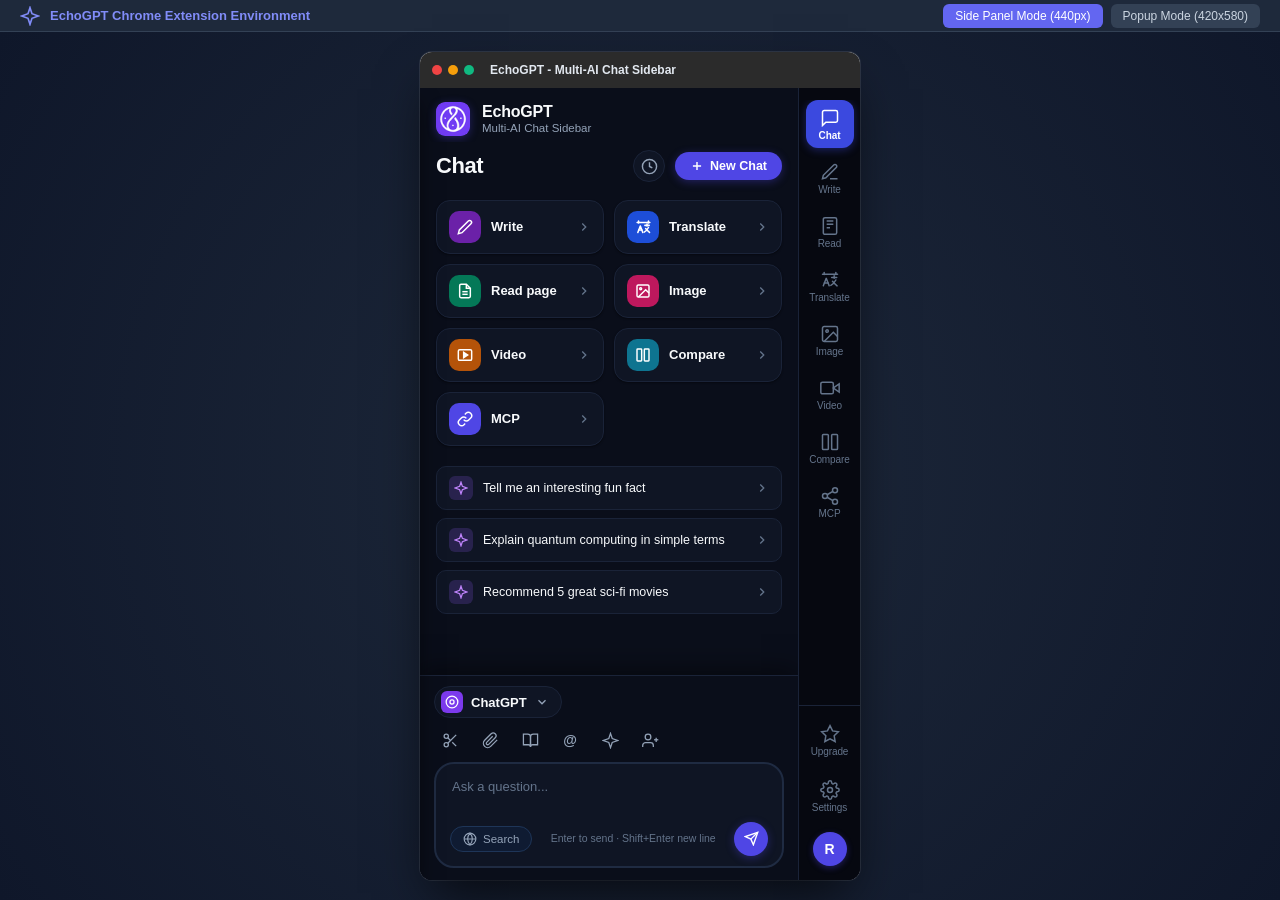
<file: index.html>
<!DOCTYPE html>
<html lang="en">
<head>
  <meta charset="UTF-8">
  <meta name="viewport" content="width=device-width, initial-scale=1.0">
  <title>EchoGPT - Chrome Extension Preview & Showcase</title>
  <style>
    body {
      margin: 0;
      padding: 0;
      background: #0f172a;
      color: #f8fafc;
      font-family: -apple-system, BlinkMacSystemFont, "Segoe UI", Roboto, sans-serif;
      display: flex;
      flex-direction: column;
      height: 100vh;
      overflow: hidden;
    }
    .preview-navbar {
      height: 48px;
      background: #1e293b;
      border-bottom: 1px solid #334155;
      display: flex;
      align-items: center;
      justify-content: space-between;
      padding: 0 20px;
      font-size: 13px;
    }
    .preview-brand {
      display: flex;
      align-items: center;
      gap: 10px;
      font-weight: 700;
      color: #818cf8;
    }
    .preview-tabs {
      display: flex;
      gap: 8px;
    }
    .preview-btn {
      padding: 5px 12px;
      border-radius: 6px;
      background: #334155;
      color: #cbd5e1;
      border: none;
      font-size: 12px;
      font-weight: 500;
      cursor: pointer;
      transition: all 0.15s ease;
    }
    .preview-btn.active, .preview-btn:hover {
      background: #6366f1;
      color: white;
    }
    .preview-container {
      flex: 1;
      display: flex;
      align-items: center;
      justify-content: center;
      background: radial-gradient(circle at 50% 50%, #1e293b 0%, #0f172a 100%);
      padding: 20px;
      position: relative;
    }
    .frame-wrapper {
      box-shadow: 0 25px 50px -12px rgba(0, 0, 0, 0.7), 0 0 0 1px rgba(255, 255, 255, 0.1);
      border-radius: 12px;
      overflow: hidden;
      transition: all 0.3s cubic-bezier(0.16, 1, 0.3, 1);
      background: #ffffff;
      display: flex;
      flex-direction: column;
    }
    .frame-wrapper.sidepanel-mode {
      width: 440px;
      height: 92vh;
    }
    .frame-wrapper.popup-mode {
      width: 420px;
      height: 580px;
    }
    .browser-mock-header {
      height: 36px;
      background: #2b2b2b;
      display: flex;
      align-items: center;
      padding: 0 12px;
      gap: 8px;
      color: #e2e8f0;
      font-size: 12px;
      user-select: none;
    }
    .browser-dots {
      display: flex;
      gap: 6px;
    }
    .dot {
      width: 10px;
      height: 10px;
      border-radius: 50%;
    }
    .dot.red { background: #ef4444; }
    .dot.yellow { background: #f59e0b; }
    .dot.green { background: #10b981; }
    iframe {
      width: 100%;
      flex: 1;
      border: none;
      background: white;
    }
  </style>
</head>
<body>
  <div class="preview-navbar">
    <div class="preview-brand">
      <svg width="20" height="20" viewBox="0 0 24 24" fill="none" stroke="currentColor" stroke-width="2">
        <path d="M12 2l2.4 7.2L22 12l-7.6 2.8L12 22l-2.4-7.2L2 12l7.6-2.8z"></path>
      </svg>
      <span>EchoGPT Chrome Extension Environment</span>
    </div>
    <div class="preview-tabs">
      <button class="preview-btn active" id="btnSidepanelView">Side Panel Mode (440px)</button>
      <button class="preview-btn" id="btnPopupView">Popup Mode (420x580)</button>
    </div>
  </div>

  <div class="preview-container">
    <div class="frame-wrapper sidepanel-mode" id="frameWrapper">
      <div class="browser-mock-header">
        <div class="browser-dots">
          <div class="dot red"></div>
          <div class="dot yellow"></div>
          <div class="dot green"></div>
        </div>
        <span style="margin-left: 8px; font-weight: 600;" id="frameTitle">EchoGPT - Multi-AI Chat Sidebar</span>
      </div>
      <iframe src="sidepanel.html" id="previewIframe"></iframe>
    </div>
  </div>

  <script>
    const btnSidepanel = document.getElementById("btnSidepanelView");
    const btnPopup = document.getElementById("btnPopupView");
    const frameWrapper = document.getElementById("frameWrapper");
    const previewIframe = document.getElementById("previewIframe");
    const frameTitle = document.getElementById("frameTitle");

    btnSidepanel.addEventListener("click", () => {
      btnSidepanel.classList.add("active");
      btnPopup.classList.remove("active");
      frameWrapper.className = "frame-wrapper sidepanel-mode";
      previewIframe.src = "sidepanel.html";
      frameTitle.textContent = "EchoGPT - Multi-AI Chat Sidebar";
    });

    btnPopup.addEventListener("click", () => {
      btnPopup.classList.add("active");
      btnSidepanel.classList.remove("active");
      frameWrapper.className = "frame-wrapper popup-mode";
      previewIframe.src = "popup.html";
      frameTitle.textContent = "EchoGPT Quick Access Popup";
    });
  </script>
</body>
</html>
</file>
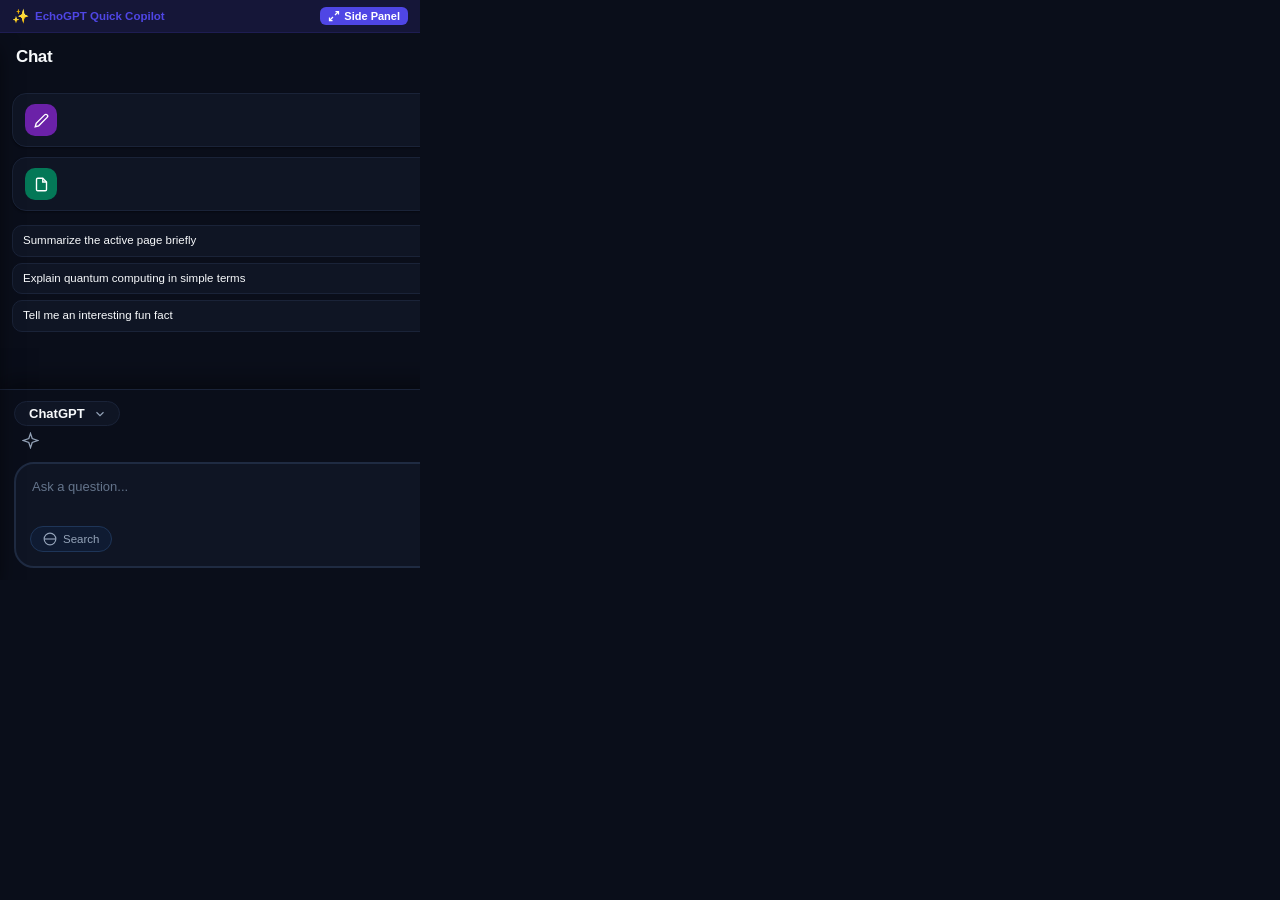
<file: popup.html>
<!DOCTYPE html>
<html lang="en" data-theme="dark">
<head>
  <meta charset="UTF-8">
  <meta name="viewport" content="width=device-width, initial-scale=1.0">
  <title>EchoGPT Quick Access</title>
  <link rel="stylesheet" href="css/main.css">
  <link rel="stylesheet" href="css/nav-rail.css">
  <link rel="stylesheet" href="css/chat.css">
  <link rel="stylesheet" href="css/input-dock.css">
  <link rel="stylesheet" href="css/history-drawer.css">
  <link rel="stylesheet" href="css/views.css">
  <style>
    body {
      width: 420px;
      height: 580px;
      overflow: hidden;
      display: flex;
      flex-direction: column;
    }
    .popup-top-banner {
      display: flex;
      align-items: center;
      justify-content: space-between;
      padding: 6px 12px;
      background: var(--brand-light);
      border-bottom: 1px solid rgba(79, 70, 229, 0.15);
      font-size: 11.5px;
      color: var(--brand-primary);
      font-weight: 600;
      flex-shrink: 0;
    }
    .btn-expand-sidepanel {
      display: inline-flex;
      align-items: center;
      gap: 4px;
      padding: 3px 8px;
      background: var(--brand-primary);
      color: white;
      border-radius: var(--radius-sm);
      font-size: 11px;
      font-weight: 600;
    }
    .btn-expand-sidepanel:hover {
      background: var(--brand-primary-hover);
    }
    .app-container {
      flex: 1;
      height: calc(580px - 33px) !important;
    }
    .chat-content-area {
      padding: 10px 12px 120px 12px !important;
    }
    .welcome-section {
      gap: 10px !important;
    }
    .prompt-suggestions-list {
      gap: 6px !important;
    }
    .prompt-suggestion-pill {
      padding: 7px 10px !important;
      font-size: 11.5px !important;
    }
  </style>
</head>
<body>
  <div class="popup-top-banner">
    <div style="display: flex; align-items: center; gap: 6px;">
      <span style="font-size: 14px;">✨</span>
      <span>EchoGPT Quick Copilot</span>
    </div>
    <button class="btn-expand-sidepanel" id="btnExpandSidePanel">
      <svg width="12" height="12" viewBox="0 0 24 24" fill="none" stroke="currentColor" stroke-width="2.5">
        <polyline points="15 3 21 3 21 9"></polyline>
        <polyline points="9 21 3 21 3 15"></polyline>
        <line x1="21" y1="3" x2="14" y2="10"></line>
        <line x1="3" y1="21" x2="10" y2="14"></line>
      </svg>
      <span>Side Panel</span>
    </button>
  </div>

  <div class="app-container" style="height: calc(100vh - 33px);">
    <main class="workspace-pane" id="workspacePane">
      <!-- Chat View -->
      <section class="chat-workspace view-container active" id="viewChat">
        <header class="chat-header">
          <div class="chat-title-group">
            <h1 class="chat-title" style="font-size: 17px;">Chat</h1>
          </div>
          <div class="chat-header-actions">
            <button class="btn-new-chat" id="btnNewChat">
              <svg width="13" height="13" viewBox="0 0 24 24" fill="none" stroke="currentColor" stroke-width="2.5">
                <line x1="12" y1="5" x2="12" y2="19"></line>
                <line x1="5" y1="12" x2="19" y2="12"></line>
              </svg>
              <span>New</span>
            </button>
            <button class="btn-header-icon" id="btnHistoryDrawer" title="History">
              <svg width="15" height="15" viewBox="0 0 24 24" fill="none" stroke="currentColor" stroke-width="2">
                <circle cx="12" cy="12" r="10"></circle>
                <polyline points="12 6 12 12 16 14"></polyline>
              </svg>
            </button>
          </div>
        </header>

        <div class="chat-content-area" id="chatScrollArea">
          <div class="welcome-section" id="welcomeSection">
            <h2 class="welcome-headline" style="font-size: 18px;">How can I help you?</h2>

            <div class="action-grid">
              <div class="action-card card-write" data-action="write">
                <div class="action-icon-wrapper">
                  <svg width="15" height="15" viewBox="0 0 24 24" fill="none" stroke="currentColor" stroke-width="2.2">
                    <path d="M17 3a2.828 2.828 0 1 1 4 4L7.5 20.5 2 22l1.5-5.5L17 3z"></path>
                  </svg>
                </div>
                <span class="action-card-text">Write</span>
              </div>

              <div class="action-card card-translate" data-action="translate">
                <div class="action-icon-wrapper">
                  <span style="font-size: 12px; font-weight: 700;">A⇄文</span>
                </div>
                <span class="action-card-text">Translate</span>
              </div>

              <div class="action-card card-read" data-action="read-page">
                <div class="action-icon-wrapper">
                  <svg width="15" height="15" viewBox="0 0 24 24" fill="none" stroke="currentColor" stroke-width="2.2">
                    <path d="M14 2H6a2 2 0 0 0-2 2v16a2 2 0 0 0 2 2h12a2 2 0 0 0 2-2V8z"></path>
                    <polyline points="14 2 14 8 20 8"></polyline>
                  </svg>
                </div>
                <span class="action-card-text">Read page</span>
              </div>

              <div class="action-card card-compare" data-action="compare">
                <div class="action-icon-wrapper">
                  <svg width="15" height="15" viewBox="0 0 24 24" fill="none" stroke="currentColor" stroke-width="2.2">
                    <rect x="3" y="3" width="7" height="18" rx="1"></rect>
                    <rect x="14" y="3" width="7" height="18" rx="1"></rect>
                  </svg>
                </div>
                <span class="action-card-text">Compare</span>
              </div>
            </div>

            <div class="prompt-suggestions-list">
              <div class="prompt-suggestion-pill" data-prompt="Summarize the active page briefly">
                Summarize the active page briefly
              </div>
              <div class="prompt-suggestion-pill" data-prompt="Explain quantum computing in simple terms">
                Explain quantum computing in simple terms
              </div>
              <div class="prompt-suggestion-pill" data-prompt="Tell me an interesting fun fact">
                Tell me an interesting fun fact
              </div>
            </div>
          </div>

          <div class="message-list" id="messageList" style="display: none;"></div>
        </div>

        <!-- Docked Input -->
        <div class="input-dock-container" id="inputDockContainer">
          <div class="dock-top-bar">
            <button class="model-pill-btn" id="btnModelPicker">
              <span class="indicator-dot"></span>
              <span id="activeModelName">EchoGPT</span>
              <svg class="chevron-icon" viewBox="0 0 24 24" fill="none" stroke="currentColor" stroke-width="2">
                <polyline points="6 9 12 15 18 9"></polyline>
              </svg>
            </button>
            <div class="dock-tools-row">
              <button class="btn-dock-tool" id="btnToolEnhance" title="Enhance prompt">
                <svg viewBox="0 0 24 24" fill="none" stroke="currentColor" stroke-width="2">
                  <path d="M12 2l2.4 7.2L22 12l-7.6 2.8L12 22l-2.4-7.2L2 12l7.6-2.8z"></path>
                </svg>
              </button>
            </div>
          </div>

          <div class="dock-context-chips" id="dockContextChips" style="display: none;"></div>

          <div class="input-box-wrapper">
            <textarea class="chat-textarea" id="chatTextarea" rows="1" placeholder="Ask a question..."></textarea>
            <div class="input-inner-bottom">
              <button class="btn-web-search-toggle" id="btnWebSearchToggle">
                <svg viewBox="0 0 24 24" fill="none" stroke="currentColor" stroke-width="2">
                  <circle cx="12" cy="12" r="10"></circle>
                  <line x1="2" y1="12" x2="22" y2="12"></line>
                </svg>
                <span>Search</span>
              </button>
              <button class="btn-send-message" id="btnSendMessage">
                <svg viewBox="0 0 24 24" fill="none" stroke="currentColor" stroke-width="2.2">
                  <line x1="22" y1="2" x2="11" y2="13"></line>
                  <polygon points="22 2 15 22 11 13 2 9 22 2"></polygon>
                </svg>
              </button>
            </div>
          </div>
        </div>
      </section>

      <!-- History Drawer in Popup -->
      <div class="history-drawer" id="historyDrawer">
        <div class="history-drawer-header">
          <span class="history-title">History</span>
          <button class="btn-header-icon" id="btnCloseHistoryDrawer">✕</button>
        </div>
        <div class="history-list" id="historyItemsContainer"></div>
      </div>

      <!-- Model Modal in Popup -->
      <div class="model-modal-overlay" id="modelModalOverlay">
        <div class="model-modal-card">
          <div style="display: flex; justify-content: space-between; align-items: center;">
            <span style="font-weight: 700;">Select Model</span>
            <button class="btn-header-icon" id="btnCloseModelModal">✕</button>
          </div>
          <div class="model-options-list" id="modelOptionsList"></div>
        </div>
      </div>
    </main>

    <!-- Rail Navigation (Compact) -->
    <nav class="nav-rail" id="navRail" style="width: 52px; padding: 6px 0;">
      <div class="rail-group top">
        <button class="rail-item active" data-view="viewChat" data-tooltip="Chat">
          <svg viewBox="0 0 24 24" fill="none" stroke="currentColor"><path d="M21 15a2 2 0 0 1-2 2H7l-4 4V5a2 2 0 0 1 2-2h14a2 2 0 0 1 2 2z"></path></svg>
          <span class="rail-label">Chat</span>
        </button>
      </div>
      <div class="rail-group bottom">
        <button class="rail-avatar-btn" style="width: 28px; height: 28px; font-size: 11px;">R</button>
      </div>
    </nav>
  </div>

  <div class="toast-container" id="toastContainer"></div>
  <script type="module" src="js/app.js"></script>
</body>
</html>
</file>
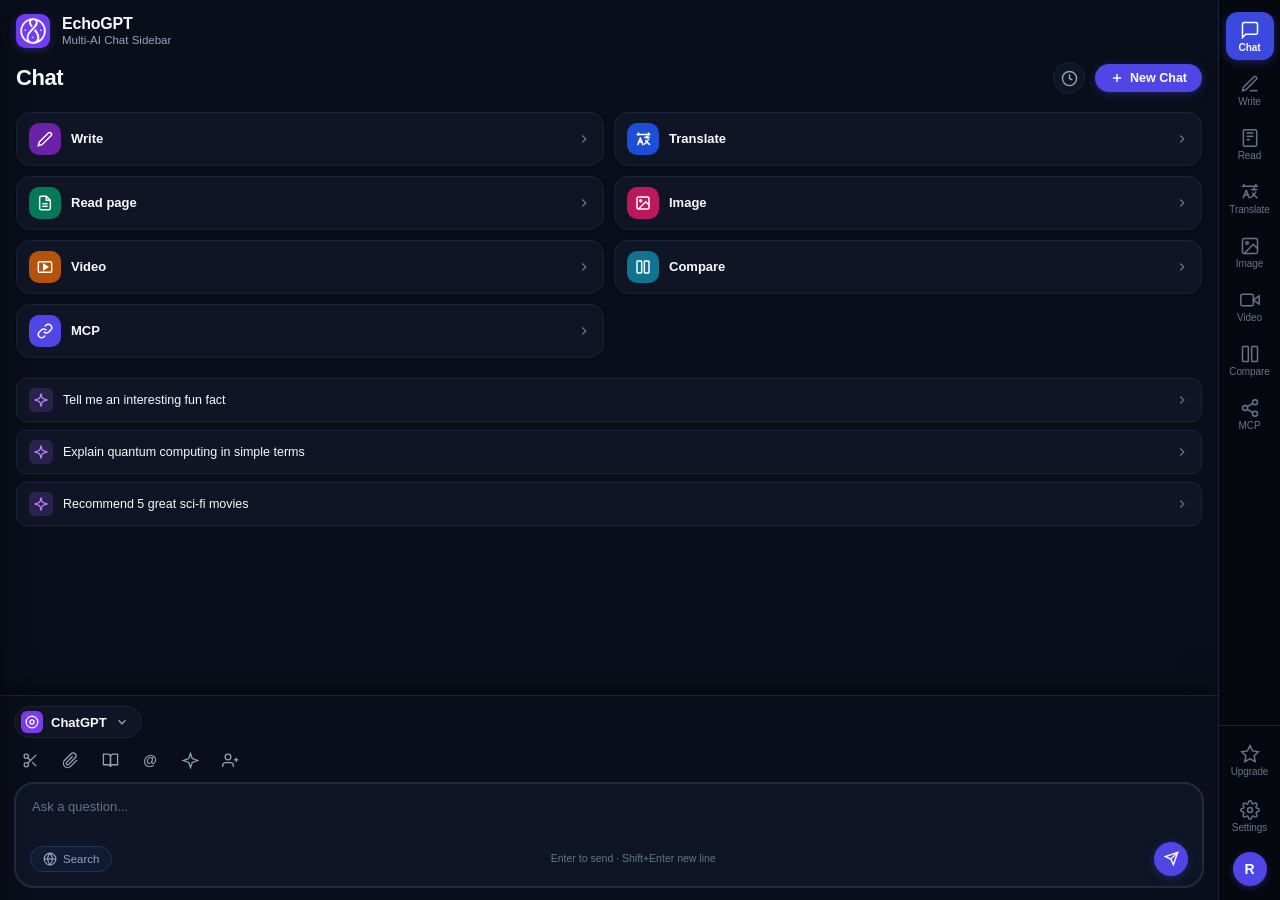
<file: sidepanel.html>
<!DOCTYPE html>
<html lang="en" data-theme="dark">
<head>
  <meta charset="UTF-8">
  <meta name="viewport" content="width=device-width, initial-scale=1.0">
  <title>EchoGPT - Multi-AI Chat Sidebar</title>
  <link rel="stylesheet" href="css/main.css">
  <link rel="stylesheet" href="css/nav-rail.css">
  <link rel="stylesheet" href="css/chat.css">
  <link rel="stylesheet" href="css/input-dock.css">
  <link rel="stylesheet" href="css/history-drawer.css">
  <link rel="stylesheet" href="css/views.css">
</head>
<body>
  <div class="app-container">
    <!-- Main Workspace Pane (Left / Center) -->
    <main class="workspace-pane" id="workspacePane">

      <!-- ===============================================================
           VIEW 1: CHAT VIEW (Default Active)
           =============================================================== -->
      <section class="chat-workspace view-container active" id="viewChat">
        <!-- Top Extension Brand Header Bar (Matching Reference Screenshot) -->
        <div class="brand-header-bar">
          <img src="icons/icon48.png" alt="EchoGPT" class="brand-logo-img">
          <div class="brand-meta">
            <span class="brand-title">EchoGPT</span>
            <span class="brand-subtitle">Multi-AI Chat Sidebar</span>
          </div>
        </div>

        <!-- Chat Header -->
        <header class="chat-header">
          <div class="chat-title-group">
            <h1 class="chat-title">Chat</h1>
          </div>
          <div class="chat-header-actions">
            <button class="btn-header-icon" id="btnHistoryDrawer" title="View Conversation History">
              <svg width="17" height="17" viewBox="0 0 24 24" fill="none" stroke="currentColor" stroke-width="2">
                <circle cx="12" cy="12" r="10"></circle>
                <polyline points="12 6 12 12 16 14"></polyline>
              </svg>
            </button>
            <button class="btn-new-chat" id="btnNewChat" title="Start a fresh conversation">
              <svg width="14" height="14" viewBox="0 0 24 24" fill="none" stroke="currentColor" stroke-width="2.5">
                <line x1="12" y1="5" x2="12" y2="19"></line>
                <line x1="5" y1="12" x2="19" y2="12"></line>
              </svg>
              <span>New Chat</span>
            </button>
          </div>
        </header>

        <!-- Chat Content Area -->
        <div class="chat-content-area" id="chatScrollArea">
          <!-- Welcome & Starter Grid -->
          <div class="welcome-section" id="welcomeSection">

            <!-- 2-Column Action Cards (Exact Screenshot match) -->
            <div class="action-grid">
              <div class="action-card card-write" data-action="write">
                <div class="action-card-left">
                  <div class="action-icon-wrapper">
                    <svg width="16" height="16" viewBox="0 0 24 24" fill="none" stroke="currentColor" stroke-width="2.2">
                      <path d="M17 3a2.828 2.828 0 1 1 4 4L7.5 20.5 2 22l1.5-5.5L17 3z"></path>
                    </svg>
                  </div>
                  <span class="action-card-text">Write</span>
                </div>
                <svg class="card-chevron" viewBox="0 0 24 24" fill="none" stroke="currentColor">
                  <polyline points="9 18 15 12 9 6"></polyline>
                </svg>
              </div>

              <div class="action-card card-translate" data-action="translate">
                <div class="action-card-left">
                  <div class="action-icon-wrapper">
                    <svg width="17" height="17" viewBox="0 0 24 24" fill="none" stroke="currentColor" stroke-width="2.2" stroke-linecap="round" stroke-linejoin="round">
                      <line x1="3" y1="5" x2="21" y2="5"></line>
                      <line x1="5" y1="3" x2="5" y2="5.5"></line>
                      <line x1="19" y1="3" x2="19" y2="5.5"></line>
                      <path d="M4 19l3.5-9 3.5 9"></path>
                      <line x1="5.2" y1="15.5" x2="9.8" y2="15.5"></line>
                      <line x1="14" y1="9" x2="20" y2="9"></line>
                      <line x1="17" y1="7" x2="17" y2="10"></line>
                      <path d="M19 12c-1.5 2.8-4 5.5-6 6.5"></path>
                      <path d="M15 13.5c1.5 1.8 3.5 4 5.5 5.5"></path>
                    </svg>
                  </div>
                  <span class="action-card-text">Translate</span>
                </div>
                <svg class="card-chevron" viewBox="0 0 24 24" fill="none" stroke="currentColor">
                  <polyline points="9 18 15 12 9 6"></polyline>
                </svg>
              </div>

              <div class="action-card card-read" data-action="read-page">
                <div class="action-card-left">
                  <div class="action-icon-wrapper">
                    <svg width="16" height="16" viewBox="0 0 24 24" fill="none" stroke="currentColor" stroke-width="2.2">
                      <path d="M14 2H6a2 2 0 0 0-2 2v16a2 2 0 0 0 2 2h12a2 2 0 0 0 2-2V8z"></path>
                      <polyline points="14 2 14 8 20 8"></polyline>
                      <line x1="16" y1="13" x2="8" y2="13"></line>
                      <line x1="16" y1="17" x2="8" y2="17"></line>
                    </svg>
                  </div>
                  <span class="action-card-text">Read page</span>
                </div>
                <svg class="card-chevron" viewBox="0 0 24 24" fill="none" stroke="currentColor">
                  <polyline points="9 18 15 12 9 6"></polyline>
                </svg>
              </div>

              <div class="action-card card-image" data-action="image">
                <div class="action-card-left">
                  <div class="action-icon-wrapper">
                    <svg width="16" height="16" viewBox="0 0 24 24" fill="none" stroke="currentColor" stroke-width="2.2">
                      <rect x="3" y="3" width="18" height="18" rx="2" ry="2"></rect>
                      <circle cx="8.5" cy="8.5" r="1.5"></circle>
                      <polyline points="21 15 16 10 5 21"></polyline>
                    </svg>
                  </div>
                  <span class="action-card-text">Image</span>
                </div>
                <svg class="card-chevron" viewBox="0 0 24 24" fill="none" stroke="currentColor">
                  <polyline points="9 18 15 12 9 6"></polyline>
                </svg>
              </div>

              <div class="action-card card-video" data-action="video">
                <div class="action-card-left">
                  <div class="action-icon-wrapper">
                    <svg width="16" height="16" viewBox="0 0 24 24" fill="none" stroke="currentColor" stroke-width="2.2">
                      <rect x="2" y="4" width="20" height="16" rx="2.18"></rect>
                      <polygon points="10 8 16 12 10 16 10 8" fill="currentColor"></polygon>
                    </svg>
                  </div>
                  <span class="action-card-text">Video</span>
                </div>
                <svg class="card-chevron" viewBox="0 0 24 24" fill="none" stroke="currentColor">
                  <polyline points="9 18 15 12 9 6"></polyline>
                </svg>
              </div>

              <div class="action-card card-compare" data-action="compare">
                <div class="action-card-left">
                  <div class="action-icon-wrapper">
                    <svg width="16" height="16" viewBox="0 0 24 24" fill="none" stroke="currentColor" stroke-width="2.2">
                      <rect x="3" y="3" width="7" height="18" rx="1"></rect>
                      <rect x="14" y="3" width="7" height="18" rx="1"></rect>
                    </svg>
                  </div>
                  <span class="action-card-text">Compare</span>
                </div>
                <svg class="card-chevron" viewBox="0 0 24 24" fill="none" stroke="currentColor">
                  <polyline points="9 18 15 12 9 6"></polyline>
                </svg>
              </div>

              <div class="action-card card-mcp" data-action="mcp">
                <div class="action-card-left">
                  <div class="action-icon-wrapper">
                    <svg width="16" height="16" viewBox="0 0 24 24" fill="none" stroke="currentColor" stroke-width="2.2">
                      <path d="M10 13a5 5 0 0 0 7.54.54l3-3a5 5 0 0 0-7.07-7.07l-1.72 1.71"></path>
                      <path d="M14 11a5 5 0 0 0-7.54-.54l-3 3a5 5 0 0 0 7.07 7.07l1.71-1.71"></path>
                    </svg>
                  </div>
                  <span class="action-card-text">MCP</span>
                </div>
                <svg class="card-chevron" viewBox="0 0 24 24" fill="none" stroke="currentColor">
                  <polyline points="9 18 15 12 9 6"></polyline>
                </svg>
              </div>
            </div>

            <!-- Suggested Prompts Pills (Exact 3 items from Screenshot) -->
            <div class="prompt-suggestions-list">
              <div class="prompt-suggestion-pill" data-prompt="Tell me an interesting fun fact">
                <div class="prompt-pill-left">
                  <div class="prompt-sparkle-badge">
                    <svg width="14" height="14" viewBox="0 0 24 24" fill="none" stroke="currentColor" stroke-width="2.2">
                      <path d="M12 2l2.4 7.2L22 12l-7.6 2.8L12 22l-2.4-7.2L2 12l7.6-2.8z"></path>
                    </svg>
                  </div>
                  <span class="prompt-pill-text">Tell me an interesting fun fact</span>
                </div>
                <svg class="card-chevron" viewBox="0 0 24 24" fill="none" stroke="currentColor">
                  <polyline points="9 18 15 12 9 6"></polyline>
                </svg>
              </div>

              <div class="prompt-suggestion-pill" data-prompt="Explain quantum computing in simple terms">
                <div class="prompt-pill-left">
                  <div class="prompt-sparkle-badge">
                    <svg width="14" height="14" viewBox="0 0 24 24" fill="none" stroke="currentColor" stroke-width="2.2">
                      <path d="M12 2l2.4 7.2L22 12l-7.6 2.8L12 22l-2.4-7.2L2 12l7.6-2.8z"></path>
                    </svg>
                  </div>
                  <span class="prompt-pill-text">Explain quantum computing in simple terms</span>
                </div>
                <svg class="card-chevron" viewBox="0 0 24 24" fill="none" stroke="currentColor">
                  <polyline points="9 18 15 12 9 6"></polyline>
                </svg>
              </div>

              <div class="prompt-suggestion-pill" data-prompt="Recommend 5 great sci-fi movies">
                <div class="prompt-pill-left">
                  <div class="prompt-sparkle-badge">
                    <svg width="14" height="14" viewBox="0 0 24 24" fill="none" stroke="currentColor" stroke-width="2.2">
                      <path d="M12 2l2.4 7.2L22 12l-7.6 2.8L12 22l-2.4-7.2L2 12l7.6-2.8z"></path>
                    </svg>
                  </div>
                  <span class="prompt-pill-text">Recommend 5 great sci-fi movies</span>
                </div>
                <svg class="card-chevron" viewBox="0 0 24 24" fill="none" stroke="currentColor">
                  <polyline points="9 18 15 12 9 6"></polyline>
                </svg>
              </div>
            </div>
          </div>

          <!-- Active Message Thread -->
          <div class="message-list" id="messageList" style="display: none;"></div>
        </div>

        <!-- Floating Input Dock -->
        <div class="input-dock-container" id="inputDockContainer">
          <!-- Top Row: Model selector -->
          <div class="dock-model-row">
            <button class="model-pill-btn" id="btnModelPicker">
              <div class="model-logo-badge">
                <svg viewBox="0 0 24 24" fill="none" stroke="currentColor" stroke-width="2.2">
                  <path d="M12 2a10 10 0 0 1 10 10 10 10 0 0 1-10 10A10 10 0 0 1 2 12 10 10 0 0 1 12 2z"></path>
                  <circle cx="12" cy="12" r="3.5"></circle>
                </svg>
              </div>
              <span id="activeModelName">ChatGPT</span>
              <svg class="chevron-icon" viewBox="0 0 24 24" fill="none" stroke="currentColor" stroke-width="2.2">
                <polyline points="6 9 12 15 18 9"></polyline>
              </svg>
            </button>
          </div>

          <!-- Utility Tool Icons Row (Scissors, Paperclip, Book, @, Sparkles, User+) -->
          <div class="dock-tools-row">
            <button class="btn-dock-tool" id="btnToolSnippets" title="Prompt Snippets">
              <svg viewBox="0 0 24 24" fill="none" stroke="currentColor" stroke-width="2">
                <circle cx="6" cy="6" r="3"></circle>
                <circle cx="6" cy="18" r="3"></circle>
                <line x1="20" y1="4" x2="8.12" y2="15.88"></line>
                <line x1="14.47" y1="14.48" x2="20" y2="20"></line>
                <line x1="8.12" y1="8.12" x2="12" y2="12"></line>
              </svg>
            </button>
            <button class="btn-dock-tool" id="btnToolAttach" title="Attach Document / Image">
              <svg viewBox="0 0 24 24" fill="none" stroke="currentColor" stroke-width="2">
                <path d="M21.44 11.05l-9.19 9.19a6 6 0 0 1-8.49-8.49l9.19-9.19a4 4 0 0 1 5.66 5.66l-9.2 9.19a2 2 0 0 1-2.83-2.83l8.49-8.48"></path>
              </svg>
            </button>
            <button class="btn-dock-tool" id="btnToolLibrary" title="Prompt Library">
              <svg viewBox="0 0 24 24" fill="none" stroke="currentColor" stroke-width="2">
                <path d="M2 3h6a4 4 0 0 1 4 4v14a3 3 0 0 0-3-3H2z"></path>
                <path d="M22 3h-6a4 4 0 0 0-4 4v14a3 3 0 0 1 3-3h7z"></path>
              </svg>
            </button>
            <button class="btn-dock-tool" id="btnToolMention" title="Mention Context (@page, @tab)">
              <span style="font-weight: 700; font-size: 14px;">@</span>
            </button>
            <button class="btn-dock-tool" id="btnToolEnhance" title="Magic Sparkle: AI Prompt Enhancer">
              <svg viewBox="0 0 24 24" fill="none" stroke="currentColor" stroke-width="2">
                <path d="M12 2l2.4 7.2L22 12l-7.6 2.8L12 22l-2.4-7.2L2 12l7.6-2.8z"></path>
              </svg>
            </button>
            <button class="btn-dock-tool" id="btnToolCollaborate" title="AI Agent Mode">
              <svg viewBox="0 0 24 24" fill="none" stroke="currentColor" stroke-width="2">
                <path d="M16 21v-2a4 4 0 0 0-4-4H5a4 4 0 0 0-4 4v2"></path>
                <circle cx="8.5" cy="7" r="4"></circle>
                <line x1="20" y1="8" x2="20" y2="14"></line>
                <line x1="23" y1="11" x2="17" y2="11"></line>
              </svg>
            </button>
          </div>

          <!-- Context Attached Chips Area -->
          <div class="dock-context-chips" id="dockContextChips" style="display: none;"></div>

          <!-- Main Input Wrapper -->
          <div class="input-box-wrapper">
            <textarea 
              class="chat-textarea" 
              id="chatTextarea" 
              rows="1" 
              placeholder="Ask a question..."
            ></textarea>

            <div class="input-inner-bottom">
              <!-- Web Search Button -->
              <button class="btn-web-search-toggle" id="btnWebSearchToggle">
                <svg viewBox="0 0 24 24" fill="none" stroke="currentColor" stroke-width="2">
                  <circle cx="12" cy="12" r="10"></circle>
                  <line x1="2" y1="12" x2="22" y2="12"></line>
                  <path d="M12 2a15.3 15.3 0 0 1 4 10 15.3 15.3 0 0 1-4 10 15.3 15.3 0 0 1-4-10 15.3 15.3 0 0 1 4-10z"></path>
                </svg>
                <span>Search</span>
              </button>

              <!-- Hint -->
              <span class="keyboard-hint">Enter to send · Shift+Enter new line</span>

              <!-- Send Button -->
              <button class="btn-send-message" id="btnSendMessage" title="Send message">
                <svg viewBox="0 0 24 24" fill="none" stroke="currentColor" stroke-width="2.2">
                  <line x1="22" y1="2" x2="11" y2="13"></line>
                  <polygon points="22 2 15 22 11 13 2 9 22 2"></polygon>
                </svg>
              </button>
            </div>
          </div>

          <!-- Slash Command Popover -->
          <div class="slash-popover" id="slashPopover" style="display: none;">
            <div class="slash-item" data-cmd="/summarize">
              <span class="slash-cmd">/summarize</span>
              <span class="slash-desc">Summarize active page</span>
            </div>
            <div class="slash-item" data-cmd="/bullets">
              <span class="slash-cmd">/bullets</span>
              <span class="slash-desc">Extract bullet takeaways</span>
            </div>
            <div class="slash-item" data-cmd="/code">
              <span class="slash-cmd">/code</span>
              <span class="slash-desc">Write optimized code</span>
            </div>
            <div class="slash-item" data-cmd="/explain">
              <span class="slash-cmd">/explain</span>
              <span class="slash-desc">Explain like I'm 5</span>
            </div>
            <div class="slash-item" data-cmd="/fix">
              <span class="slash-cmd">/fix</span>
              <span class="slash-desc">Fix grammar & polish</span>
            </div>
          </div>
        </div>
      </section>

      <!-- ===============================================================
           VIEW 2: WRITE VIEW (MODERN REDESIGNED)
           =============================================================== -->
      <section class="view-container" id="viewWrite">
        <header class="view-header write-header">
          <div class="view-header-title">
            <span class="write-header-icon">✍️</span>
            <span>Write</span>
            <span class="write-model-badge" id="writeHeaderModelBadge">EchoGPT</span>
          </div>
          <div class="write-header-actions">
            <button class="btn-write-header-action" id="btnResetWrite" title="Reset all fields">
              <svg width="14" height="14" viewBox="0 0 24 24" fill="none" stroke="currentColor" stroke-width="2">
                <path d="M3 12a9 9 0 1 0 9-9 9.75 9.75 0 0 0-6.74 2.74L3 8"></path>
                <path d="M3 3v5h5"></path>
              </svg>
            </button>
          </div>
        </header>

        <div class="view-body write-body">
          <!-- Segmented Mode Switcher -->
          <div class="write-mode-nav" role="tablist">
            <button class="write-mode-tab" id="btnModeCompose" data-mode="compose" role="tab">
              <svg width="14" height="14" viewBox="0 0 24 24" fill="none" stroke="currentColor" stroke-width="2">
                <path d="M12 20h9"></path>
                <path d="M16.5 3.5a2.121 2.121 0 0 1 3 3L7 19l-4 1 1-4L16.5 3.5z"></path>
              </svg>
              <span>Compose</span>
            </button>
            <button class="write-mode-tab active" id="btnModeReply" data-mode="reply" role="tab">
              <svg width="14" height="14" viewBox="0 0 24 24" fill="none" stroke="currentColor" stroke-width="2">
                <polyline points="9 17 4 12 9 7"></polyline>
                <path d="M20 18v-2a4 4 0 0 0-4-4H4"></path>
              </svg>
              <span>Reply</span>
            </button>
            <button class="write-mode-tab" id="btnModeGrammar" data-mode="grammar" role="tab">
              <svg width="14" height="14" viewBox="0 0 24 24" fill="none" stroke="currentColor" stroke-width="2">
                <path d="M12 2v4M12 18v4M4.93 4.93l2.83 2.83M16.24 16.24l2.83 2.83M2 12h4M18 12h4M4.93 19.07l2.83-2.83M16.24 7.76l2.83-2.83"></path>
              </svg>
              <span>Grammar</span>
            </button>
          </div>

          <!-- Mode 1: Reply Mode Fields (Active by default) -->
          <div class="write-mode-panel active" id="panelWriteReply">
            <div class="write-input-card">
              <div class="write-field-header">
                <label class="write-field-label" for="writeOrigTextInput">ORIGINAL TEXT</label>
                <div class="write-field-tools">
                  <button class="write-tool-btn" id="btnPasteOrigText" title="Paste from clipboard">
                    <svg width="12" height="12" viewBox="0 0 24 24" fill="none" stroke="currentColor" stroke-width="2">
                      <path d="M16 4h2a2 2 0 0 1 2 2v14a2 2 0 0 1-2 2H6a2 2 0 0 1-2-2V6a2 2 0 0 1 2-2h2"></path>
                      <rect x="8" y="2" width="8" height="4" rx="1" ry="1"></rect>
                    </svg>
                    <span>Paste</span>
                  </button>
                  <span class="write-char-count" id="origTextCount">0 chars</span>
                </div>
              </div>
              <textarea class="write-textarea-modern" id="writeOrigTextInput" placeholder="Paste the message, email, or comment you received..."></textarea>
            </div>

            <div class="write-input-card">
              <div class="write-field-header">
                <label class="write-field-label" for="writeReplyNotesInput">WHAT TO REPLY</label>
              </div>
              <textarea class="write-textarea-modern" id="writeReplyNotesInput" placeholder="The general content of your reply to the above text"></textarea>
            </div>
          </div>

          <!-- Mode 2: Compose Mode Fields -->
          <div class="write-mode-panel" id="panelWriteCompose" style="display: none;">
            <div class="write-input-card">
              <div class="write-field-header">
                <label class="write-field-label" for="writePromptInput">TOPIC</label>
                <span class="write-char-count" id="composeCharCount">0 chars</span>
              </div>
              <textarea class="write-textarea-modern" id="writePromptInput" placeholder="The topic you want to write about"></textarea>
              <div class="write-preset-prompts">
                <button class="write-preset-badge" data-fill="Draft an intro email for a new product collaboration">📧 Intro Email</button>
                <button class="write-preset-badge" data-fill="Write an engaging LinkedIn post announcing our latest feature">🚀 Feature Launch</button>
                <button class="write-preset-badge" data-fill="Summarize key action items from our project sync meeting">📋 Meeting Summary</button>
              </div>
            </div>
          </div>

          <!-- Mode 3: Grammar & Polish Fields -->
          <div class="write-mode-panel" id="panelWriteGrammar" style="display: none;">
            <div class="write-input-card">
              <div class="write-field-header">
                <label class="write-field-label" for="writeGrammarInput">TEXT TO CHECK</label>
                <div class="write-field-tools">
                  <button class="write-tool-btn" id="btnPasteGrammarText" title="Paste from clipboard">
                    <svg width="12" height="12" viewBox="0 0 24 24" fill="none" stroke="currentColor" stroke-width="2">
                      <path d="M16 4h2a2 2 0 0 1 2 2v14a2 2 0 0 1-2 2H6a2 2 0 0 1-2-2V6a2 2 0 0 1 2-2h2"></path>
                      <rect x="8" y="2" width="8" height="4" rx="1" ry="1"></rect>
                    </svg>
                    <span>Paste</span>
                  </button>
                  <span class="write-char-count" id="grammarCharCount">0 chars</span>
                </div>
              </div>
              <textarea class="write-textarea-modern" id="writeGrammarInput" placeholder="Paste or enter your text to check for grammar, spelling, punctuation, and other errors"></textarea>
            </div>
          </div>

          <!-- Configuration Controls Card -->
          <div class="write-controls-card" id="writeControlsCard">
            <!-- Format Section -->
            <div class="write-control-row">
              <span class="write-control-title">FORMAT</span>
              <div class="write-chip-group" id="writeFormatGroup">
                <button class="write-chip selected" data-value="automatic">Automatic</button>
                <button class="write-chip" data-value="email">Email</button>
                <button class="write-chip" data-value="message">Message</button>
                <button class="write-chip chip-compose-only" data-value="paragraph" style="display: none;">Paragraph</button>
                <button class="write-chip chip-compose-only" data-value="idea" style="display: none;">Idea</button>
                <button class="write-chip chip-compose-only" data-value="outline" style="display: none;">Outline</button>
                <button class="write-chip chip-compose-only" data-value="blog post" style="display: none;">Blog Post</button>
                <button class="write-chip" data-value="comment">Comment</button>
                <button class="write-chip chip-compose-only" data-value="article" style="display: none;">Article</button>
                <button class="write-chip" data-value="twitter">Twitter</button>
              </div>
            </div>

            <!-- Tone Section -->
            <div class="write-control-row">
              <span class="write-control-title">TONE</span>
              <div class="write-chip-group" id="writeToneGroup">
                <button class="write-chip selected" data-value="automatic">Automatic</button>
                <button class="write-chip" data-value="formal">Formal</button>
                <button class="write-chip" data-value="casual">Casual</button>
                <button class="write-chip" data-value="friendly">Friendly</button>
                <button class="write-chip" data-value="professional">Professional</button>
                <button class="write-chip" data-value="straightforward">Straightforward</button>
                <button class="write-chip" data-value="confident">Confident</button>
                <button class="write-chip" data-value="funny">Funny</button>
                <button class="write-chip" data-value="enthusiastic">Enthusiastic</button>
              </div>
            </div>

            <!-- Length Section -->
            <div class="write-control-row">
              <span class="write-control-title">LENGTH</span>
              <div class="write-chip-group" id="writeLengthGroup">
                <button class="write-chip selected" data-value="automatic">Automatic</button>
                <button class="write-chip" data-value="short">Short</button>
                <button class="write-chip" data-value="medium">Medium</button>
                <button class="write-chip" data-value="long">Long</button>
              </div>
            </div>

            <!-- Output Language Section -->
            <div class="write-control-row write-lang-row">
              <span class="write-control-title">OUTPUT LANGUAGE</span>
              <div class="write-select-wrapper">
                <select class="write-select" id="writeLanguageSelect">
                  <option value="Auto">Automatic (Same as context)</option>
                  <option value="German" selected>German (Deutsch)</option>
                  <option value="English">English (US)</option>
                  <option value="English-UK">English (UK)</option>
                  <option value="Spanish">Spanish (Español)</option>
                  <option value="French">French (Français)</option>
                  <option value="Japanese">Japanese (日本語)</option>
                  <option value="Chinese">Chinese (Simplified)</option>
                  <option value="Italian">Italian (Italiano)</option>
                  <option value="Portuguese">Portuguese</option>
                  <option value="Russian">Russian</option>
                  <option value="Arabic">Arabic</option>
                </select>
                <svg class="write-select-arrow" width="14" height="14" viewBox="0 0 24 24" fill="none" stroke="currentColor" stroke-width="2">
                  <polyline points="6 9 12 15 18 9"></polyline>
                </svg>
              </div>
            </div>
          </div>

          <!-- Main Generate Action Button -->
          <div class="write-action-bar">
            <div class="write-model-select-pill" id="btnWriteModelSelect" title="AI Model">
              <span class="model-dot" id="writeModelDot"></span>
              <span id="writeModelName">EchoGPT</span>
            </div>
            <button class="btn-echogpt-generate" id="btnGenerateWrite">
              <span class="btn-gen-content">
                <span class="btn-gen-icon">
                  <svg width="15" height="15" viewBox="0 0 24 24" fill="none" stroke="currentColor" stroke-width="2.2">
                    <polygon points="12 2 15.09 8.26 22 9.27 17 14.14 18.18 21.02 12 17.77 5.82 21.02 7 14.14 2 9.27 8.91 8.26 12 2"></polygon>
                  </svg>
                </span>
                <span class="btn-gen-label" id="writeBtnLabel">Generate</span>
              </span>
              <span class="btn-gen-shortcut">Ctrl+Enter</span>
            </button>
          </div>

          <!-- Generated Result Card -->
          <div class="write-result-card" id="writeOutputSection">
            <div class="write-result-header">
              <div class="write-result-meta">
                <span class="write-result-title">RESULT</span>
                <span class="write-result-status" id="writeResultBadge">Ready</span>
              </div>
              <div class="write-result-actions">
                <button class="btn-write-action" id="btnCopyWriteDraft" title="Copy to clipboard">
                  <svg width="13" height="13" viewBox="0 0 24 24" fill="none" stroke="currentColor" stroke-width="2">
                    <rect x="9" y="9" width="13" height="13" rx="2" ry="2"></rect>
                    <path d="M5 15H4a2 2 0 0 1-2-2V4a2 2 0 0 1 2-2h9a2 2 0 0 1 2 2v1"></path>
                  </svg>
                  <span id="copyWriteDraftText">Copy</span>
                </button>
                <button class="btn-write-action-icon" id="btnRegenerateWrite" title="Regenerate">
                  <svg width="13" height="13" viewBox="0 0 24 24" fill="none" stroke="currentColor" stroke-width="2">
                    <polyline points="23 4 23 10 17 10"></polyline>
                    <path d="M20.49 15a9 9 0 1 1-2.12-9.36L23 10"></path>
                  </svg>
                </button>
              </div>
            </div>
            
            <div class="write-output-content" id="writeOutputBox">Hallo!</div>

            <!-- Quick Post-Generation Refinements -->
            <div class="write-result-refinements">
              <span class="refine-title">Quick edits:</span>
              <button class="refine-btn" data-action="shorter">✂️ Shorter</button>
              <button class="refine-btn" data-action="longer">➕ Longer</button>
              <button class="refine-btn" data-action="formal">👔 More Formal</button>
              <button class="refine-btn" data-action="friendly">👋 Friendlier</button>
            </div>
          </div>
        </div>
      </section>

      <!-- ===============================================================
           VIEW 3: READ PAGE VIEW
           =============================================================== -->
      <section class="view-container" id="viewRead">
        <header class="view-header">
          <div class="view-header-title">
            <span>📄 Web Page Reader</span>
          </div>
        </header>
        <div class="view-body">
          <div class="tab-context-banner" id="readTabBanner">
            <span class="tab-title-text" id="readTabTitle">Detecting active tab...</span>
            <span class="tab-url-text" id="readTabUrl">https://...</span>
            <div style="display: flex; gap: 8px; margin-top: 4px;">
              <span class="badge" style="background:#e0f2fe; color:#0369a1;" id="readWordBadge">0 words</span>
              <span class="badge" style="background:#f0fdf4; color:#15803d;" id="readTokenBadge">0 tokens</span>
            </div>
          </div>

          <button class="btn-primary-action" id="btnExtractAndSummarize">
            <span>Summarize This Page</span>
          </button>

          <div class="card-section" id="readSummarySection" style="display: none;">
            <div class="card-section-title">
              <span>Executive Brief & Takeaways</span>
              <button class="btn-secondary-action" id="btnCopyPageSummary">Copy</button>
            </div>
            <div class="generated-output-box" id="readSummaryOutput"></div>
          </div>
        </div>
      </section>

      <!-- ===============================================================
           VIEW 4: TRANSLATE VIEW
           =============================================================== -->
      <section class="view-container" id="viewTranslate">
        <header class="view-header">
          <div class="view-header-title">
            <span>🌐 Real-Time Translator</span>
          </div>
        </header>
        <div class="view-body">
          <div class="card-section">
            <div style="display: flex; gap: 8px; align-items: center;">
              <select class="settings-select" id="transSourceLang" style="flex: 1;">
                <option value="auto">Auto Detect</option>
                <option value="en">English</option>
                <option value="es">Spanish</option>
                <option value="fr">French</option>
                <option value="de">German</option>
                <option value="zh">Chinese</option>
                <option value="ja">Japanese</option>
              </select>
              <span>➔</span>
              <select class="settings-select" id="transTargetLang" style="flex: 1;">
                <option value="en">English</option>
                <option value="es" selected>Spanish</option>
                <option value="fr">French</option>
                <option value="de">German</option>
                <option value="zh">Chinese</option>
                <option value="ja">Japanese</option>
              </select>
            </div>

            <textarea class="translate-textarea" id="transInputText" placeholder="Paste or type text to translate..."></textarea>
            
            <button class="btn-primary-action" id="btnRunTranslate">Translate</button>
          </div>

          <div class="card-section" id="transOutputSection" style="display: none;">
            <div class="card-section-title">
              <span>Translation</span>
              <button class="btn-secondary-action" id="btnCopyTranslation">Copy</button>
            </div>
            <div class="generated-output-box" id="transOutputBox"></div>
          </div>
        </div>
      </section>

      <!-- ===============================================================
           VIEW 5: IMAGE GENERATOR VIEW
           =============================================================== -->
      <section class="view-container" id="viewImage">
        <header class="view-header">
          <div class="view-header-title">
            <span>🖼️ AI Image Generator</span>
          </div>
        </header>
        <div class="view-body">
          <div class="card-section">
            <span class="form-label">Image Prompt:</span>
            <textarea class="write-textarea" id="imagePromptInput" placeholder="A futuristic cybernetic laboratory bathed in neon purple light, cinematic 8k..."></textarea>
            <div class="pill-options-group" id="imageStyleGroup">
              <button class="pill-option-btn selected" data-value="photorealistic">Photorealistic</button>
              <button class="pill-option-btn" data-value="digital-art">Digital Art</button>
              <button class="pill-option-btn" data-value="anime">Anime</button>
              <button class="pill-option-btn" data-value="minimalist">Minimalist</button>
            </div>
            <button class="btn-primary-action" id="btnGenerateImage">Generate Image</button>
          </div>
          <div class="card-section" id="imageResultSection" style="display: none;">
            <div class="card-section-title"><span>Generated Preview</span></div>
            <div id="imageResultBox" style="text-align: center; padding: 10px;"></div>
          </div>
        </div>
      </section>

      <!-- ===============================================================
           VIEW 6: VIDEO VIEW
           =============================================================== -->
      <section class="view-container" id="viewVideo">
        <header class="view-header">
          <div class="view-header-title">
            <span>🎬 YouTube & Video Insights</span>
          </div>
        </header>
        <div class="view-body">
          <div class="card-section">
            <span class="form-label">Video URL or Active Video Tab:</span>
            <input type="text" class="settings-input" id="videoUrlInput" placeholder="https://www.youtube.com/watch?v=...">
            <button class="btn-primary-action" id="btnSummarizeVideo">Summarize Video Highlights</button>
          </div>
          <div class="card-section" id="videoOutputSection" style="display: none;">
            <div class="card-section-title"><span>Key Video Chapters & Takeaways</span></div>
            <div class="generated-output-box" id="videoOutputBox"></div>
          </div>
        </div>
      </section>

      <!-- ===============================================================
           VIEW 7: COMPARE VIEW
           =============================================================== -->
      <section class="view-container" id="viewCompare">
        <header class="view-header">
          <div class="view-header-title">
            <span>⚖️ Dual-AI Model Arena</span>
          </div>
        </header>
        <div class="view-body">
          <div class="card-section">
            <span class="form-label">Test Prompt:</span>
            <input type="text" class="settings-input" id="comparePromptInput" placeholder="Explain the difference between SQL and NoSQL...">
            <button class="btn-primary-action" id="btnRunCompare">Compare Models</button>
          </div>
          <div class="compare-container" id="compareResultsArea">
            <div class="compare-column">
              <div class="compare-header">
                <span class="model-dot" style="background:#6366f1;"></span>
                <span>EchoGPT Turbo</span>
              </div>
              <div id="compareResultA" style="font-size: 11.5px; line-height: 1.5; color: var(--text-secondary);">Ready to compare...</div>
            </div>
            <div class="compare-column">
              <div class="compare-header">
                <span class="model-dot" style="background:#d97706;"></span>
                <span>Claude 3.5 Sonnet</span>
              </div>
              <div id="compareResultB" style="font-size: 11.5px; line-height: 1.5; color: var(--text-secondary);">Ready to compare...</div>
            </div>
          </div>
        </div>
      </section>

      <!-- ===============================================================
           VIEW 8: MCP (MODEL CONTEXT PROTOCOL) VIEW
           =============================================================== -->
      <section class="view-container" id="viewMcp">
        <header class="view-header">
          <div class="view-header-title">
            <span>🔗 MCP Tools & Connections</span>
          </div>
        </header>
        <div class="view-body">
          <div class="card-section">
            <div class="card-section-title">
              <span>Active Connectors</span>
              <span class="badge" style="background:#dcfce7; color:#16a34a;">3 Connected</span>
            </div>
            <div style="display: flex; flex-direction: column; gap: 8px;">
              <div class="model-option-card">
                <div class="model-card-info">
                  <span class="model-card-name">🌐 Web Scraping & Browser Automation</span>
                  <span class="model-card-desc">Extracts dynamic DOM and handles SPA navigation</span>
                </div>
                <span class="badge" style="background:#e0f2fe; color:#0284c7;">Active</span>
              </div>
              <div class="model-option-card">
                <div class="model-card-info">
                  <span class="model-card-name">📂 Local Workspace & Filesystem</span>
                  <span class="model-card-desc">Reads project source files and documents</span>
                </div>
                <span class="badge" style="background:#e0f2fe; color:#0284c7;">Active</span>
              </div>
              <div class="model-option-card">
                <div class="model-card-info">
                  <span class="model-card-name">📊 Data Analytics Kit</span>
                  <span class="model-card-desc">SQL queries and statistical table processing</span>
                </div>
                <span class="badge" style="background:#e0f2fe; color:#0284c7;">Active</span>
              </div>
            </div>
          </div>
        </div>
      </section>

      <!-- ===============================================================
           VIEW 9: SETTINGS VIEW
           =============================================================== -->
      <section class="view-container" id="viewSettings">
        <header class="view-header">
          <div class="view-header-title">
            <span>⚙️ Settings & API Configuration</span>
          </div>
        </header>
        <div class="view-body">
          <div class="card-section">
            <div class="card-section-title"><span>Appearance & Interface</span></div>
            <div class="settings-row">
              <label class="form-label">Theme:</label>
              <select class="settings-select" id="settingsThemeSelect">
                <option value="light">Modern Light</option>
                <option value="dark">Dark Slate</option>
              </select>
            </div>
            <div class="settings-row">
              <label class="form-label">Default Model:</label>
              <select class="settings-select" id="settingsDefaultModelSelect">
                <option value="echogpt">EchoGPT Turbo (Default)</option>
                <option value="gpt4o">GPT-4o (OpenAI)</option>
                <option value="claude35">Claude 3.5 Sonnet (Anthropic)</option>
                <option value="gemini15">Gemini 1.5 Pro (Google)</option>
                <option value="ollama">Ollama (Local LLM)</option>
              </select>
            </div>
          </div>

          <div class="card-section">
            <div class="card-section-title"><span>API Keys (BYOK - Optional)</span></div>
            <div class="settings-row">
              <label class="form-label">OpenAI API Key:</label>
              <input type="password" class="settings-input" id="apiKeyOpenAI" placeholder="sk-...">
            </div>
            <div class="settings-row">
              <label class="form-label">Anthropic API Key:</label>
              <input type="password" class="settings-input" id="apiKeyAnthropic" placeholder="sk-ant-...">
            </div>
            <div class="settings-row">
              <label class="form-label">Google Gemini API Key:</label>
              <input type="password" class="settings-input" id="apiKeyGemini" placeholder="AIzaSy...">
            </div>
            <div class="settings-row">
              <label class="form-label">Ollama Host URL:</label>
              <input type="text" class="settings-input" id="ollamaHostUrl" value="http://localhost:11434">
            </div>
            <button class="btn-primary-action" id="btnSaveSettings">Save Preferences</button>
          </div>

          <div class="card-section">
            <div class="card-section-title"><span>Data Management</span></div>
            <button class="btn-secondary-action" id="btnClearAllHistory" style="color: #ef4444; border-color: rgba(239, 68, 68, 0.3);">
              Clear All Chat History
            </button>
          </div>
        </div>
      </section>

      <!-- ===============================================================
           VIEW 10: UPGRADE VIEW
           =============================================================== -->
      <section class="view-container" id="viewUpgrade">
        <header class="view-header">
          <div class="view-header-title">
            <span>⭐ EchoGPT Pro</span>
          </div>
        </header>
        <div class="view-body" style="align-items: center; text-align: center; gap: 20px;">
          <div style="width: 56px; height: 56px; border-radius: var(--radius-full); background: linear-gradient(135deg, #f59e0b, #ec4899); display: flex; align-items: center; justify-content: center; color: white; font-size: 26px; box-shadow: 0 4px 15px rgba(236, 72, 153, 0.3);">
            ⭐
          </div>
          <div>
            <h3 style="font-size: 18px; font-weight: 700;">Supercharge Your Browsing</h3>
            <p style="font-size: 12.5px; color: var(--text-secondary); margin-top: 6px;">
              Access Claude 3.5 Sonnet, GPT-4o, unlimited web summaries, MCP agent execution, and priority bandwidth.
            </p>
          </div>
          <button class="btn-primary-action" style="width: 100%; max-width: 260px;" id="btnUpgradePro">
            Upgrade to Pro · $9/mo
          </button>
        </div>
      </section>

      <!-- ===============================================================
           SLIDE-OVER HISTORY DRAWER
           =============================================================== -->
      <div class="history-drawer" id="historyDrawer">
        <div class="history-drawer-header">
          <span class="history-title">Chat History</span>
          <button class="btn-header-icon" id="btnCloseHistoryDrawer">
            <svg width="16" height="16" viewBox="0 0 24 24" fill="none" stroke="currentColor" stroke-width="2">
              <line x1="18" y1="6" x2="6" y2="18"></line>
              <line x1="6" y1="6" x2="18" y2="18"></line>
            </svg>
          </button>
        </div>
        <div class="history-search-box">
          <div class="search-input-wrapper">
            <svg width="14" height="14" viewBox="0 0 24 24" fill="none" stroke="currentColor" stroke-width="2">
              <circle cx="11" cy="11" r="8"></circle>
              <line x1="21" y1="21" x2="16.65" y2="16.65"></line>
            </svg>
            <input type="text" id="historySearchInput" placeholder="Search conversations...">
          </div>
        </div>
        <div class="history-list" id="historyItemsContainer"></div>
      </div>

      <!-- ===============================================================
           MODEL SELECTION MODAL POPOVER
           =============================================================== -->
      <div class="model-modal-overlay" id="modelModalOverlay">
        <div class="model-modal-card">
          <div style="display: flex; justify-content: space-between; align-items: center;">
            <span style="font-weight: 700; font-size: 14px;">Select AI Model</span>
            <button class="btn-header-icon" id="btnCloseModelModal">✕</button>
          </div>
          <div class="model-options-list" id="modelOptionsList"></div>
        </div>
      </div>

    </main>

    <!-- ===============================================================
         VERTICAL NAVIGATION RAIL (Right Hand Side matching Screenshot)
         =============================================================== -->
    <nav class="nav-rail" id="navRail">
      <!-- Top Primary Tools Group -->
      <div class="rail-group top">
        <!-- Chat (Default Active) -->
        <button class="rail-item active" data-view="viewChat" data-tooltip="Chat (Alt+1)">
          <svg viewBox="0 0 24 24" fill="none" stroke="currentColor">
            <path d="M21 15a2 2 0 0 1-2 2H7l-4 4V5a2 2 0 0 1 2-2h14a2 2 0 0 1 2 2z"></path>
          </svg>
          <span class="rail-label">Chat</span>
        </button>

        <!-- Write -->
        <button class="rail-item" data-view="viewWrite" data-tooltip="Write (Alt+2)">
          <svg viewBox="0 0 24 24" fill="none" stroke="currentColor">
            <path d="M12 20h9"></path>
            <path d="M16.5 3.5a2.121 2.121 0 0 1 3 3L7 19l-4 1 1-4L16.5 3.5z"></path>
          </svg>
          <span class="rail-label">Write</span>
        </button>

        <!-- Read -->
        <button class="rail-item" data-view="viewRead" data-tooltip="Read Page (Alt+3)">
          <svg viewBox="0 0 24 24" fill="none" stroke="currentColor">
            <rect x="4" y="2" width="16" height="20" rx="2" ry="2"></rect>
            <line x1="8" y1="6" x2="16" y2="6"></line>
            <line x1="8" y1="10" x2="16" y2="10"></line>
            <line x1="8" y1="14" x2="12" y2="14"></line>
          </svg>
          <span class="rail-label">Read</span>
        </button>

        <!-- Translate -->
        <button class="rail-item" data-view="viewTranslate" data-tooltip="Translate (Alt+4)">
          <svg viewBox="0 0 24 24" fill="none" stroke="currentColor" stroke-width="1.8" stroke-linecap="round" stroke-linejoin="round">
            <line x1="3" y1="5" x2="21" y2="5"></line>
            <line x1="5" y1="3" x2="5" y2="5.5"></line>
            <line x1="19" y1="3" x2="19" y2="5.5"></line>
            <path d="M4 19l3.5-9 3.5 9"></path>
            <line x1="5.2" y1="15.5" x2="9.8" y2="15.5"></line>
            <line x1="14" y1="9" x2="20" y2="9"></line>
            <line x1="17" y1="7" x2="17" y2="10"></line>
            <path d="M19 12c-1.5 2.8-4 5.5-6 6.5"></path>
            <path d="M15 13.5c1.5 1.8 3.5 4 5.5 5.5"></path>
          </svg>
          <span class="rail-label">Translate</span>
        </button>

        <!-- Image -->
        <button class="rail-item" data-view="viewImage" data-tooltip="Image (Alt+5)">
          <svg viewBox="0 0 24 24" fill="none" stroke="currentColor">
            <rect x="3" y="3" width="18" height="18" rx="2" ry="2"></rect>
            <circle cx="8.5" cy="8.5" r="1.5"></circle>
            <polyline points="21 15 16 10 5 21"></polyline>
          </svg>
          <span class="rail-label">Image</span>
        </button>

        <!-- Video -->
        <button class="rail-item" data-view="viewVideo" data-tooltip="Video (Alt+6)">
          <svg viewBox="0 0 24 24" fill="none" stroke="currentColor">
            <polygon points="23 7 16 12 23 17 23 7"></polygon>
            <rect x="1" y="5" width="15" height="14" rx="2" ry="2"></rect>
          </svg>
          <span class="rail-label">Video</span>
        </button>

        <!-- Compare -->
        <button class="rail-item" data-view="viewCompare" data-tooltip="Compare Models (Alt+7)">
          <svg viewBox="0 0 24 24" fill="none" stroke="currentColor">
            <rect x="3" y="3" width="7" height="18" rx="1"></rect>
            <rect x="14" y="3" width="7" height="18" rx="1"></rect>
          </svg>
          <span class="rail-label">Compare</span>
        </button>

        <!-- MCP -->
        <button class="rail-item" data-view="viewMcp" data-tooltip="MCP Connectors (Alt+8)">
          <svg viewBox="0 0 24 24" fill="none" stroke="currentColor">
            <circle cx="18" cy="5" r="3"></circle>
            <circle cx="6" cy="12" r="3"></circle>
            <circle cx="18" cy="19" r="3"></circle>
            <line x1="8.59" y1="13.51" x2="15.42" y2="17.49"></line>
            <line x1="15.41" y1="6.51" x2="8.59" y2="10.49"></line>
          </svg>
          <span class="rail-label">MCP</span>
        </button>
      </div>

      <!-- Bottom System Group -->
      <div class="rail-group bottom">
        <!-- Upgrade -->
        <button class="rail-item" data-view="viewUpgrade" data-tooltip="Upgrade to Pro">
          <svg viewBox="0 0 24 24" fill="none" stroke="currentColor">
            <polygon points="12 2 15.09 8.26 22 9.27 17 14.14 18.18 21.02 12 17.77 5.82 21.02 7 14.14 2 9.27 8.91 8.26 12 2"></polygon>
          </svg>
          <span class="rail-label">Upgrade</span>
        </button>

        <!-- Settings -->
        <button class="rail-item" data-view="viewSettings" data-tooltip="Settings & Keys">
          <svg viewBox="0 0 24 24" fill="none" stroke="currentColor">
            <circle cx="12" cy="12" r="3"></circle>
            <path d="M19.4 15a1.65 1.65 0 0 0 .33 1.82l.06.06a2 2 0 0 1 0 2.83 2 2 0 0 1-2.83 0l-.06-.06a1.65 1.65 0 0 0-1.82-.33 1.65 1.65 0 0 0-1 1.51V21a2 2 0 0 1-2 2 2 2 0 0 1-2-2v-.09A1.65 1.65 0 0 0 9 19.4a1.65 1.65 0 0 0-1.82.33l-.06.06a2 2 0 0 1-2.83 0 2 2 0 0 1 0-2.83l.06-.06a1.65 1.65 0 0 0 .33-1.82 1.65 1.65 0 0 0-1.51-1H3a2 2 0 0 1-2-2 2 2 0 0 1 2-2h.09A1.65 1.65 0 0 0 4.6 9a1.65 1.65 0 0 0-.33-1.82l-.06-.06a2 2 0 0 1 0-2.83 2 2 0 0 1 2.83 0l.06.06a1.65 1.65 0 0 0 1.82.33H9a1.65 1.65 0 0 0 1-1.51V3a2 2 0 0 1 2-2 2 2 0 0 1 2 2v.09a1.65 1.65 0 0 0 1 1.51 1.65 1.65 0 0 0 1.82-.33l.06-.06a2 2 0 0 1 2.83 0 2 2 0 0 1 0 2.83l-.06.06a1.65 1.65 0 0 0-.33 1.82V9a1.65 1.65 0 0 0 1.51 1H21a2 2 0 0 1 2 2 2 2 0 0 1-2 2h-.09a1.65 1.65 0 0 0-1.51 1z"></path>
          </svg>
          <span class="rail-label">Settings</span>
        </button>

        <!-- User Profile Avatar Pill (Matching Screenshot 'R') -->
        <button class="rail-avatar-btn" id="btnUserAvatar" title="Ryhn Account">
          R
        </button>
      </div>
    </nav>
  </div>

  <div class="toast-container" id="toastContainer"></div>

  <!-- Scripts -->
  <script type="module" src="js/app.js"></script>
</body>
</html>
</file>
<file: css/main.css>
/* ==========================================================================
   EchoGPT - Modern Design Tokens & Global Stylesheet
   ========================================================================== */

:root {
  /* Color Palette - Light Theme (Default) */
  --bg-primary: #ffffff;
  --bg-secondary: #f8fafc;
  --bg-tertiary: #f1f5f9;
  --bg-hover: #e2e8f0;
  --bg-elevated: #ffffff;
  
  --border-subtle: #e2e8f0;
  --border-medium: #cbd5e1;
  --border-focus: #6366f1;

  --text-primary: #0f172a;
  --text-secondary: #475569;
  --text-muted: #94a3b8;
  --text-inverse: #ffffff;

  /* Brand Accents */
  --brand-primary: #4f46e5;
  --brand-primary-hover: #4338ca;
  --brand-glow: rgba(79, 70, 229, 0.15);
  --brand-light: #eef2ff;

  /* Functional Accents */
  --accent-purple: #8b5cf6;
  --accent-blue: #0284c7;
  --accent-emerald: #059669;
  --accent-pink: #db2777;
  --accent-amber: #d97706;
  --accent-cyan: #0891b2;

  /* Shadows */
  --shadow-sm: 0 1px 2px 0 rgba(0, 0, 0, 0.05);
  --shadow-md: 0 4px 6px -1px rgba(0, 0, 0, 0.08), 0 2px 4px -2px rgba(0, 0, 0, 0.05);
  --shadow-lg: 0 10px 15px -3px rgba(0, 0, 0, 0.08), 0 4px 6px -4px rgba(0, 0, 0, 0.05);
  --shadow-dock: 0 -4px 20px rgba(0, 0, 0, 0.06);

  /* Dimensions */
  --nav-rail-width: 62px;
  --header-height: 54px;
  --radius-sm: 6px;
  --radius-md: 10px;
  --radius-lg: 14px;
  --radius-full: 9999px;

  /* Typography */
  --font-family: -apple-system, BlinkMacSystemFont, "Segoe UI", Roboto, "Helvetica Neue", Arial, sans-serif;
  --font-mono: ui-monospace, SFMono-Regular, Menlo, Monaco, Consolas, monospace;
}

/* Dark Theme (Default) */
[data-theme="dark"], :root {
  --bg-primary: #0a0e1a;
  --bg-secondary: #0f1524;
  --bg-tertiary: #161f33;
  --bg-hover: #161f33;
  --bg-elevated: #121929;
  --bg-rail: #060810;

  --border-subtle: #1a2338;
  --border-medium: #273550;
  --border-focus: #6366f1;

  --text-primary: #f8fafc;
  --text-secondary: #94a3b8;
  --text-muted: #64748b;
  --text-inverse: #0a0e1a;

  --brand-primary: #4f46e5;
  --brand-primary-hover: #4338ca;
  --brand-glow: rgba(79, 70, 229, 0.25);
  --brand-light: rgba(79, 70, 229, 0.15);

  --shadow-sm: 0 1px 2px 0 rgba(0, 0, 0, 0.4);
  --shadow-md: 0 4px 8px -1px rgba(0, 0, 0, 0.5);
  --shadow-lg: 0 12px 20px -3px rgba(0, 0, 0, 0.6);
  --shadow-dock: 0 -4px 25px rgba(0, 0, 0, 0.5);
}

/* Light Theme (Alternative) */
[data-theme="light"] {
  --bg-primary: #ffffff;
  --bg-secondary: #f8fafc;
  --bg-tertiary: #f1f5f9;
  --bg-hover: #e2e8f0;
  --bg-elevated: #ffffff;
  --bg-rail: #f1f5f9;

  --border-subtle: #e2e8f0;
  --border-medium: #cbd5e1;
  --border-focus: #6366f1;

  --text-primary: #0f172a;
  --text-secondary: #475569;
  --text-muted: #94a3b8;
  --text-inverse: #ffffff;

  --brand-primary: #4f46e5;
  --brand-primary-hover: #4338ca;
  --brand-glow: rgba(79, 70, 229, 0.15);
  --brand-light: #eef2ff;

  --shadow-sm: 0 1px 2px 0 rgba(0, 0, 0, 0.05);
  --shadow-md: 0 4px 6px -1px rgba(0, 0, 0, 0.08);
  --shadow-lg: 0 10px 15px -3px rgba(0, 0, 0, 0.08);
  --shadow-dock: 0 -4px 20px rgba(0, 0, 0, 0.06);
}

/* Base Reset */
*, *::before, *::after {
  box-sizing: border-box;
  margin: 0;
  padding: 0;
}

html, body {
  width: 100%;
  height: 100%;
  font-family: var(--font-family);
  font-size: 13.5px;
  line-height: 1.45;
  color: var(--text-primary);
  background: var(--bg-primary);
  overflow: hidden;
  -webkit-font-smoothing: antialiased;
}

/* App Layout Grid (Main Workspace + Right Navigation Rail) */
.app-container {
  display: flex;
  width: 100vw;
  height: 100vh;
  position: relative;
  overflow: hidden;
  background-color: var(--bg-primary);
}

.workspace-pane {
  flex: 1;
  display: flex;
  flex-direction: column;
  height: 100%;
  min-width: 0;
  position: relative;
  overflow: hidden;
  background: var(--bg-primary);
}

/* Scrollbars */
::-webkit-scrollbar {
  width: 5px;
  height: 5px;
}
::-webkit-scrollbar-track {
  background: transparent;
}
::-webkit-scrollbar-thumb {
  background: var(--border-medium);
  border-radius: var(--radius-full);
}
::-webkit-scrollbar-thumb:hover {
  background: var(--text-muted);
}

/* Buttons and Inputs */
button {
  cursor: pointer;
  border: none;
  background: transparent;
  font-family: inherit;
  font-size: inherit;
  color: inherit;
  display: inline-flex;
  align-items: center;
  justify-content: center;
  transition: all 0.15s ease-in-out;
}

button:focus-visible, input:focus-visible, textarea:focus-visible {
  outline: 2px solid var(--border-focus);
  outline-offset: 1px;
}

input, textarea {
  font-family: inherit;
  font-size: inherit;
  color: var(--text-primary);
  background: transparent;
  border: 1px solid var(--border-subtle);
}

/* Badges & Pills */
.badge {
  display: inline-flex;
  align-items: center;
  gap: 4px;
  padding: 2px 7px;
  font-size: 11px;
  font-weight: 500;
  border-radius: var(--radius-full);
}

/* Modals & Overlays */
.overlay {
  position: fixed;
  inset: 0;
  background: rgba(15, 23, 42, 0.4);
  backdrop-filter: blur(3px);
  z-index: 100;
  opacity: 0;
  pointer-events: none;
  transition: opacity 0.2s ease;
}
.overlay.active {
  opacity: 1;
  pointer-events: auto;
}

/* Toast Notifications */
.toast-container {
  position: fixed;
  bottom: 20px;
  left: 20px;
  z-index: 9999;
  display: flex;
  flex-direction: column;
  gap: 8px;
  pointer-events: none;
}
.toast {
  padding: 8px 14px;
  background: var(--text-primary);
  color: var(--bg-primary);
  border-radius: var(--radius-md);
  font-size: 12px;
  font-weight: 500;
  box-shadow: var(--shadow-lg);
  opacity: 0;
  transform: translateY(10px);
  transition: all 0.2s ease;
  pointer-events: auto;
}
.toast.show {
  opacity: 1;
  transform: translateY(0);
}
</file>
<file: css/nav-rail.css>
/* ==========================================================================
   EchoGPT - Vertical Navigation Rail (Right Hand Side)
   ========================================================================== */

.nav-rail {
  width: var(--nav-rail-width);
  height: 100%;
  display: flex;
  flex-direction: column;
  justify-content: space-between;
  align-items: center;
  background-color: var(--bg-rail, #060810);
  border-left: 1px solid var(--border-subtle);
  padding: 12px 0 14px 0;
  flex-shrink: 0;
  user-select: none;
  z-index: 20;
}

.rail-group {
  display: flex;
  flex-direction: column;
  align-items: center;
  gap: 6px;
  width: 100%;
}

.rail-group.top {
  overflow-y: auto;
  overflow-x: hidden;
  max-height: calc(100vh - 170px);
  scrollbar-width: none;
}

.rail-group.top::-webkit-scrollbar {
  display: none;
}

.rail-group.bottom {
  border-top: 1px solid var(--border-subtle);
  padding-top: 10px;
  gap: 8px;
}

/* Individual Rail Item */
.rail-item {
  width: 48px;
  height: 48px;
  display: flex;
  flex-direction: column;
  align-items: center;
  justify-content: center;
  gap: 3px;
  border-radius: var(--radius-md);
  color: var(--text-muted);
  text-decoration: none;
  font-size: 10.5px;
  font-weight: 500;
  position: relative;
  transition: all 0.18s ease;
}

.rail-item svg {
  width: 20px;
  height: 20px;
  stroke-width: 1.8;
  transition: transform 0.15s ease, stroke 0.15s ease;
}

.rail-item .rail-label {
  font-size: 10px;
  letter-spacing: -0.1px;
  line-height: 1;
}

.rail-item:hover {
  color: var(--text-primary);
  background-color: var(--bg-tertiary);
}

.rail-item:hover svg {
  transform: translateY(-1px);
}

/* Active State (Solid blue/purple rounded squircle matching screenshot) */
.rail-item.active {
  color: #ffffff;
  background-color: #3b49df;
  border-radius: 12px;
  font-weight: 600;
  box-shadow: 0 2px 8px rgba(59, 73, 223, 0.4);
}

.rail-item.active svg {
  stroke: #ffffff;
}

.rail-item.active .rail-label {
  color: #ffffff;
}

/* Badge count for notifications/tools */
.rail-badge {
  position: absolute;
  top: 4px;
  right: 6px;
  width: 7px;
  height: 7px;
  background-color: var(--brand-primary);
  border-radius: var(--radius-full);
  border: 1.5px solid var(--bg-rail);
}

/* User Avatar Profile Pill */
.rail-avatar-btn {
  width: 34px;
  height: 34px;
  border-radius: var(--radius-full);
  background: #4f46e5;
  color: #ffffff;
  font-weight: 600;
  font-size: 14px;
  display: flex;
  align-items: center;
  justify-content: center;
  margin-top: 4px;
  box-shadow: 0 2px 6px rgba(79, 70, 229, 0.35);
  transition: transform 0.15s ease, box-shadow 0.15s ease;
}

.rail-avatar-btn:hover {
  transform: scale(1.06);
  box-shadow: 0 3px 10px rgba(79, 70, 229, 0.5);
}

/* Tooltip on hover */
.rail-item[data-tooltip]::after {
  content: attr(data-tooltip);
  position: absolute;
  right: 66px;
  background: var(--text-primary);
  color: var(--bg-primary);
  padding: 4px 8px;
  border-radius: var(--radius-sm);
  font-size: 11px;
  font-weight: 500;
  white-space: nowrap;
  pointer-events: none;
  opacity: 0;
  transform: translateX(6px);
  transition: all 0.15s ease;
  z-index: 50;
  box-shadow: var(--shadow-md);
}

.rail-item:hover[data-tooltip]::after {
  opacity: 1;
  transform: translateX(0);
}
</file>
<file: css/chat.css>
/* ==========================================================================
   EchoGPT - Chat Workspace Styles (Header, Actions Grid, Messages)
   ========================================================================== */

.chat-workspace {
  display: flex;
  flex-direction: column;
  height: 100%;
  width: 100%;
  position: relative;
  overflow: hidden;
}

/* Top Extension Brand Header */
.brand-header-bar {
  display: flex;
  align-items: center;
  gap: 12px;
  padding: 14px 16px 6px 16px;
  background: var(--bg-primary);
  flex-shrink: 0;
}

.brand-logo-img {
  width: 34px;
  height: 34px;
  border-radius: 9px;
  object-fit: cover;
  flex-shrink: 0;
  box-shadow: 0 2px 8px rgba(79, 70, 229, 0.35);
}

.brand-meta {
  display: flex;
  flex-direction: column;
  gap: 1px;
}

.brand-title {
  font-size: 16px;
  font-weight: 700;
  color: var(--text-primary);
  letter-spacing: -0.2px;
  line-height: 1.2;
}

.brand-subtitle {
  font-size: 11.5px;
  color: var(--text-secondary);
  line-height: 1.2;
}

/* Chat Header */
.chat-header {
  height: 48px;
  padding: 0 16px;
  display: flex;
  align-items: center;
  justify-content: space-between;
  background: var(--bg-primary);
  flex-shrink: 0;
  z-index: 10;
}

.chat-title-group {
  display: flex;
  align-items: center;
  gap: 10px;
}

.chat-title {
  font-size: 22px;
  font-weight: 700;
  color: var(--text-primary);
  letter-spacing: -0.4px;
}

.chat-header-actions {
  display: flex;
  align-items: center;
  gap: 10px;
}

/* + New Chat Button (Pill matching screenshot) */
.btn-new-chat {
  background-color: var(--brand-primary);
  color: #ffffff;
  padding: 7px 15px;
  border-radius: var(--radius-full);
  font-weight: 600;
  font-size: 12.5px;
  gap: 6px;
  box-shadow: 0 2px 8px rgba(79, 70, 229, 0.35);
  transition: all 0.16s ease;
}

.btn-new-chat:hover {
  background-color: var(--brand-primary-hover);
  transform: translateY(-1px);
  box-shadow: 0 4px 12px rgba(79, 70, 229, 0.45);
}

.btn-header-icon {
  width: 32px;
  height: 32px;
  border-radius: var(--radius-full);
  color: var(--text-secondary);
  border: 1px solid var(--border-subtle);
  background: var(--bg-secondary);
  transition: all 0.15s ease;
}

.btn-header-icon:hover {
  color: var(--text-primary);
  background: var(--bg-tertiary);
  border-color: var(--border-medium);
}

/* Scrollable Chat Body */
.chat-content-area {
  flex: 1;
  overflow-y: auto;
  padding: 8px 16px 145px 16px; /* Padding for floating input dock */
  display: flex;
  flex-direction: column;
}

/* Welcome Screen Section */
.welcome-section {
  display: flex;
  flex-direction: column;
  gap: 16px;
  margin-top: 2px;
  animation: fadeIn 0.25s ease-out;
}

.welcome-headline {
  display: none; /* Screenshot does not show this headline, clean action cards directly */
}

/* 2-Column Action Cards Grid (Exact matching screenshot) */
.action-grid {
  display: grid;
  grid-template-columns: repeat(2, minmax(0, 1fr));
  gap: 10px;
}

.action-card {
  display: flex;
  align-items: center;
  justify-content: space-between;
  gap: 8px;
  padding: 10px 12px;
  background-color: var(--bg-secondary);
  border: 1px solid var(--border-subtle);
  border-radius: var(--radius-lg);
  cursor: pointer;
  text-align: left;
  transition: all 0.16s ease;
  box-shadow: var(--shadow-sm);
  min-width: 0;
}

.action-card:hover {
  border-color: var(--border-medium);
  background-color: var(--bg-tertiary);
  transform: translateY(-1.5px);
  box-shadow: var(--shadow-md);
}

.action-card-left {
  display: flex;
  align-items: center;
  gap: 10px;
  min-width: 0;
}

.action-icon-wrapper {
  width: 32px;
  height: 32px;
  border-radius: var(--radius-md);
  display: flex;
  align-items: center;
  justify-content: center;
  flex-shrink: 0;
  font-size: 15px;
  color: #ffffff;
}

.action-card.card-write .action-icon-wrapper {
  background-color: #6b21a8;
}
.action-card.card-translate .action-icon-wrapper {
  background-color: #1d4ed8;
}
.action-card.card-read .action-icon-wrapper {
  background-color: #047857;
}
.action-card.card-image .action-icon-wrapper {
  background-color: #be185d;
}
.action-card.card-video .action-icon-wrapper {
  background-color: #b45309;
}
.action-card.card-compare .action-icon-wrapper {
  background-color: #0e7490;
}
.action-card.card-mcp .action-icon-wrapper {
  background-color: #4f46e5;
}

.action-card-text {
  font-size: 13px;
  font-weight: 600;
  color: var(--text-primary);
  white-space: nowrap;
  overflow: hidden;
  text-overflow: ellipsis;
}

.card-chevron {
  width: 14px;
  height: 14px;
  color: var(--text-muted);
  stroke-width: 2.2;
  flex-shrink: 0;
}

/* Suggested Prompts List */
.prompt-suggestions-list {
  display: flex;
  flex-direction: column;
  gap: 8px;
  margin-top: 4px;
}

.prompt-suggestion-pill {
  padding: 9px 12px;
  background-color: var(--bg-secondary);
  border: 1px solid var(--border-subtle);
  border-radius: var(--radius-md);
  color: var(--text-primary);
  font-size: 12.5px;
  cursor: pointer;
  text-align: left;
  line-height: 1.35;
  display: flex;
  align-items: center;
  justify-content: space-between;
  gap: 12px;
  transition: all 0.16s ease;
}

.prompt-pill-left {
  display: flex;
  align-items: center;
  gap: 10px;
  min-width: 0;
  flex: 1;
}

.prompt-sparkle-badge {
  width: 24px;
  height: 24px;
  border-radius: var(--radius-sm);
  background: rgba(139, 92, 246, 0.2);
  color: #c084fc;
  display: flex;
  align-items: center;
  justify-content: center;
  flex-shrink: 0;
}

.prompt-pill-text {
  flex: 1;
  white-space: nowrap;
  overflow: hidden;
  text-overflow: ellipsis;
}

.prompt-suggestion-pill:hover {
  background-color: var(--bg-tertiary);
  border-color: var(--border-medium);
  transform: translateX(2px);
}

/* Active Conversation Messages */
.message-list {
  display: flex;
  flex-direction: column;
  gap: 16px;
  width: 100%;
}

.chat-message {
  display: flex;
  flex-direction: column;
  width: 100%;
  animation: messageSlideIn 0.2s ease-out;
}

/* User Message */
.chat-message.user-message {
  align-items: flex-end;
}

.user-bubble {
  max-width: 88%;
  background-color: var(--brand-light);
  border: 1px solid rgba(79, 70, 229, 0.15);
  color: var(--text-primary);
  padding: 10px 14px;
  border-radius: 14px 14px 2px 14px;
  font-size: 13px;
  word-break: break-word;
  white-space: pre-wrap;
}

/* Assistant Message */
.chat-message.assistant-message {
  align-items: flex-start;
}

.assistant-card {
  width: 100%;
  display: flex;
  flex-direction: column;
  gap: 8px;
}

.assistant-meta {
  display: flex;
  align-items: center;
  justify-content: space-between;
  gap: 8px;
}

.assistant-badge {
  display: flex;
  align-items: center;
  gap: 6px;
  font-size: 11.5px;
  font-weight: 600;
  color: var(--text-secondary);
}

.assistant-badge .model-dot {
  width: 7px;
  height: 7px;
  border-radius: var(--radius-full);
  background-color: #3b82f6;
}

.assistant-body {
  font-size: 13px;
  line-height: 1.55;
  color: var(--text-primary);
  word-break: break-word;
}

.assistant-body p {
  margin-bottom: 8px;
}

.assistant-body p:last-child {
  margin-bottom: 0;
}

.assistant-body ul, .assistant-body ol {
  padding-left: 18px;
  margin-bottom: 8px;
}

.assistant-body code {
  background: var(--bg-tertiary);
  padding: 2px 5px;
  border-radius: 4px;
  font-family: var(--font-mono);
  font-size: 12px;
}

.assistant-body pre {
  background: var(--bg-secondary);
  border: 1px solid var(--border-subtle);
  border-radius: var(--radius-md);
  padding: 10px;
  overflow-x: auto;
  margin: 8px 0;
}

.assistant-body pre code {
  background: transparent;
  padding: 0;
}

/* Assistant Actions Bar */
.assistant-actions {
  display: flex;
  align-items: center;
  gap: 6px;
  margin-top: 4px;
}

.btn-msg-action {
  padding: 4px 8px;
  border-radius: var(--radius-sm);
  color: var(--text-muted);
  font-size: 11px;
  gap: 4px;
}

.btn-msg-action:hover {
  background-color: var(--bg-secondary);
  color: var(--text-primary);
}

/* Streaming Pulse Animation */
.streaming-cursor {
  display: inline-block;
  width: 6px;
  height: 14px;
  background-color: var(--brand-primary);
  margin-left: 3px;
  vertical-align: middle;
  animation: blink 0.8s infinite;
}

@keyframes blink {
  0%, 100% { opacity: 1; }
  50% { opacity: 0; }
}

@keyframes fadeIn {
  from { opacity: 0; transform: translateY(4px); }
  to { opacity: 1; transform: translateY(0); }
}

@keyframes messageSlideIn {
  from { opacity: 0; transform: translateY(6px); }
  to { opacity: 1; transform: translateY(0); }
}

/* Responsive Flexibility */
@media (max-width: 360px) {
  .brand-header-bar {
    padding: 10px 12px 4px 12px;
  }
  .chat-header {
    padding: 0 12px;
  }
  .chat-title {
    font-size: 19px;
  }
  .btn-new-chat {
    padding: 5px 11px;
    font-size: 11.5px;
  }
  .chat-content-area {
    padding: 6px 10px 145px 10px;
  }
  .action-grid {
    gap: 6px;
  }
  .action-card {
    padding: 7px 8px;
    gap: 4px;
  }
  .action-card-left {
    gap: 6px;
  }
  .action-card-text {
    font-size: 11.5px;
  }
  .action-icon-wrapper {
    width: 26px;
    height: 26px;
    font-size: 13px;
  }
}

@media (max-width: 290px) {
  .action-grid {
    grid-template-columns: 1fr;
  }
}
</file>
<file: css/input-dock.css>
/* ==========================================================================
   EchoGPT - Bottom Floating Input Dock & Prompt Cockpit
   ========================================================================== */

.input-dock-container {
  position: absolute;
  bottom: 0;
  left: 0;
  right: 0;
  background: var(--bg-primary);
  border-top: 1px solid var(--border-subtle);
  padding: 10px 14px 12px 14px;
  display: flex;
  flex-direction: column;
  gap: 8px;
  box-shadow: var(--shadow-dock);
  z-index: 30;
}

/* Model Selector Row */
.dock-model-row {
  display: flex;
  align-items: center;
}

/* Model Selector Pill (Squircle icon + Model name + Chevron) */
.model-pill-btn {
  display: inline-flex;
  align-items: center;
  gap: 8px;
  padding: 4px 12px 4px 6px;
  background-color: var(--bg-secondary);
  border: 1px solid var(--border-subtle);
  border-radius: var(--radius-full);
  font-size: 13px;
  font-weight: 600;
  color: var(--text-primary);
  transition: all 0.15s ease;
  cursor: pointer;
}

.model-pill-btn:hover {
  background-color: var(--bg-tertiary);
  border-color: var(--border-medium);
}

.model-logo-badge {
  width: 22px;
  height: 22px;
  border-radius: 6px;
  background: #6b21a8;
  display: flex;
  align-items: center;
  justify-content: center;
  color: #ffffff;
  flex-shrink: 0;
}

.model-logo-badge svg {
  width: 14px;
  height: 14px;
}

.model-pill-btn .chevron-icon {
  width: 14px;
  height: 14px;
  color: var(--text-secondary);
}

/* Utility Tool Icons Row (Scissors, Paperclip, Book, @, Sparkles, User+) */
.dock-tools-row {
  display: flex;
  align-items: center;
  gap: 16px;
  padding: 2px 4px;
}

.btn-dock-tool {
  width: 24px;
  height: 24px;
  border-radius: var(--radius-sm);
  color: var(--text-secondary);
  position: relative;
  transition: all 0.15s ease;
  display: flex;
  align-items: center;
  justify-content: center;
}

.btn-dock-tool svg {
  width: 17px;
  height: 17px;
  stroke-width: 1.8;
}

.btn-dock-tool:hover {
  color: var(--text-primary);
  transform: translateY(-1px);
}

.btn-dock-tool.active {
  color: var(--brand-primary);
}

/* Context Attached Chips (e.g. Current Tab Context) */
.dock-context-chips {
  display: flex;
  flex-wrap: wrap;
  gap: 6px;
  max-height: 52px;
  overflow-y: auto;
}

.context-chip {
  display: inline-flex;
  align-items: center;
  gap: 6px;
  padding: 3px 8px;
  background-color: var(--bg-tertiary);
  border: 1px solid var(--border-subtle);
  border-radius: var(--radius-md);
  font-size: 11px;
  color: var(--text-secondary);
  font-weight: 500;
  animation: fadeIn 0.15s ease;
}

.context-chip .chip-remove-btn {
  width: 14px;
  height: 14px;
  border-radius: var(--radius-full);
  font-size: 12px;
  color: var(--text-muted);
}

.context-chip .chip-remove-btn:hover {
  color: #ef4444;
  background-color: rgba(239, 68, 68, 0.1);
}

/* Main Input Wrapper Box (Thick Rounded) */
.input-box-wrapper {
  display: flex;
  flex-direction: column;
  background-color: var(--bg-secondary);
  border: 2px solid #1f2b42;
  border-radius: 20px;
  padding: 12px 14px 10px 14px;
  transition: all 0.18s ease;
}

.input-box-wrapper:hover {
  border-color: #2e3e5e;
}

.input-box-wrapper:focus-within {
  border-color: #6366f1;
  background-color: #0c111e;
  box-shadow: 0 0 0 3px rgba(99, 102, 241, 0.25);
}

/* Auto-resizing Textarea (No inner outline or border) */
.chat-textarea {
  width: 100%;
  border: none !important;
  outline: none !important;
  background: transparent;
  resize: none;
  font-size: 13.5px;
  line-height: 1.45;
  color: var(--text-primary);
  min-height: 40px;
  max-height: 130px;
  padding: 2px 2px 6px 2px;
  box-shadow: none !important;
}

.chat-textarea:focus,
.chat-textarea:focus-visible {
  border: none !important;
  outline: none !important;
  box-shadow: none !important;
}

.chat-textarea::placeholder {
  color: var(--text-muted);
  font-size: 13px;
}

/* Bottom Bar inside Input Box */
.input-inner-bottom {
  display: flex;
  align-items: center;
  justify-content: space-between;
  gap: 8px;
  padding-top: 6px;
}

/* Web Search Toggle Pill */
.btn-web-search-toggle {
  display: inline-flex;
  align-items: center;
  gap: 6px;
  padding: 5px 12px;
  border-radius: var(--radius-full);
  border: 1px solid #1e3558;
  background-color: #0f1b32;
  color: var(--text-secondary);
  font-size: 11.5px;
  font-weight: 500;
  transition: all 0.15s ease;
}

.btn-web-search-toggle svg {
  width: 14px;
  height: 14px;
  color: var(--text-secondary);
}

.btn-web-search-toggle:hover {
  background-color: #17284a;
  color: var(--text-primary);
  border-color: #2b4c7d;
}

.btn-web-search-toggle.active {
  background-color: rgba(16, 185, 129, 0.15);
  border-color: #10b981;
  color: #34d399;
}

/* Keyboard Hint */
.keyboard-hint {
  font-size: 10.5px;
  color: var(--text-muted);
  user-select: none;
  white-space: nowrap;
}

/* Circular Send Button */
.btn-send-message {
  width: 34px;
  height: 34px;
  border-radius: var(--radius-full);
  background: #4f46e5;
  color: #ffffff;
  flex-shrink: 0;
  display: flex;
  align-items: center;
  justify-content: center;
  box-shadow: 0 2px 8px rgba(79, 70, 229, 0.35);
  cursor: pointer;
  transition: all 0.18s ease;
}

.btn-send-message svg {
  width: 15px;
  height: 15px;
  transform: translate(1px, -1px);
}

.btn-send-message:hover {
  background: #4338ca;
  transform: scale(1.05);
  box-shadow: 0 4px 12px rgba(79, 70, 229, 0.5);
}

/* Slash Command Autocomplete Popover */
.slash-popover {
  position: absolute;
  bottom: calc(100% + 6px);
  left: 14px;
  width: 260px;
  background: var(--bg-elevated);
  border: 1px solid var(--border-subtle);
  border-radius: var(--radius-md);
  box-shadow: var(--shadow-lg);
  padding: 6px;
  display: flex;
  flex-direction: column;
  gap: 2px;
  z-index: 100;
  animation: fadeIn 0.15s ease;
}

.slash-item {
  display: flex;
  align-items: center;
  justify-content: space-between;
  padding: 7px 10px;
  border-radius: var(--radius-sm);
  cursor: pointer;
  font-size: 12px;
}

.slash-item:hover, .slash-item.selected {
  background: var(--brand-light);
  color: var(--brand-primary);
}

.slash-item .slash-cmd {
  font-weight: 600;
  font-family: var(--font-mono);
}

.slash-item .slash-desc {
  font-size: 11px;
  color: var(--text-muted);
}

/* Responsive Flexibility */
@media (max-width: 420px) {
  .keyboard-hint {
    display: none;
  }
}

@media (max-width: 360px) {
  .input-dock-container {
    padding: 8px 10px 10px 10px;
    gap: 6px;
  }
  .dock-tools-row {
    gap: 10px;
  }
  .input-box-wrapper {
    padding: 8px 10px 6px 10px;
  }
  .btn-send-message {
    width: 30px;
    height: 30px;
  }
}
</file>
<file: css/history-drawer.css>
/* ==========================================================================
   EchoGPT - Conversation History Drawer Stylesheet
   ========================================================================== */

.history-drawer {
  position: absolute;
  top: 0;
  left: 0;
  bottom: 0;
  width: 100%;
  max-width: 340px;
  background-color: var(--bg-primary);
  border-right: 1px solid var(--border-subtle);
  display: flex;
  flex-direction: column;
  box-shadow: var(--shadow-lg);
  transform: translateX(-100%);
  transition: transform 0.22s cubic-bezier(0.16, 1, 0.3, 1);
  z-index: 80;
}

.history-drawer.open {
  transform: translateX(0);
}

.history-drawer-header {
  height: var(--header-height);
  padding: 0 16px;
  display: flex;
  align-items: center;
  justify-content: space-between;
  border-bottom: 1px solid var(--border-subtle);
}

.history-title {
  font-size: 15px;
  font-weight: 700;
  color: var(--text-primary);
}

/* History Search Input */
.history-search-box {
  padding: 10px 14px;
  border-bottom: 1px solid var(--border-subtle);
  background-color: var(--bg-secondary);
}

.search-input-wrapper {
  display: flex;
  align-items: center;
  gap: 8px;
  background-color: var(--bg-primary);
  border: 1px solid var(--border-subtle);
  border-radius: var(--radius-md);
  padding: 6px 10px;
}

.search-input-wrapper input {
  border: none;
  width: 100%;
  font-size: 12px;
  outline: none;
}

/* History Threads List */
.history-list {
  flex: 1;
  overflow-y: auto;
  padding: 10px 12px;
  display: flex;
  flex-direction: column;
  gap: 14px;
}

.history-group-title {
  font-size: 11px;
  font-weight: 700;
  color: var(--text-muted);
  text-transform: uppercase;
  letter-spacing: 0.5px;
  padding: 0 6px 4px 6px;
}

.history-items-group {
  display: flex;
  flex-direction: column;
  gap: 3px;
}

.history-item {
  display: flex;
  align-items: center;
  justify-content: space-between;
  padding: 8px 10px;
  border-radius: var(--radius-md);
  cursor: pointer;
  transition: all 0.15s ease;
  position: relative;
}

.history-item:hover {
  background-color: var(--bg-secondary);
}

.history-item.active {
  background-color: var(--brand-light);
  color: var(--brand-primary);
}

.history-item-left {
  display: flex;
  flex-direction: column;
  gap: 2px;
  overflow: hidden;
  max-width: 80%;
}

.history-item-title {
  font-size: 12.5px;
  font-weight: 500;
  color: var(--text-primary);
  white-space: nowrap;
  overflow: hidden;
  text-overflow: ellipsis;
}

.history-item-meta {
  font-size: 10.5px;
  color: var(--text-muted);
}

.history-item-actions {
  display: flex;
  align-items: center;
  gap: 3px;
  opacity: 0;
  transition: opacity 0.15s ease;
}

.history-item:hover .history-item-actions {
  opacity: 1;
}

.btn-item-action {
  width: 22px;
  height: 22px;
  border-radius: var(--radius-sm);
  color: var(--text-muted);
}

.btn-item-action:hover {
  color: var(--text-primary);
  background-color: var(--bg-tertiary);
}

.history-empty-state {
  display: flex;
  flex-direction: column;
  align-items: center;
  justify-content: center;
  padding: 40px 20px;
  text-align: center;
  color: var(--text-muted);
  font-size: 12.5px;
  gap: 6px;
}
</file>
<file: css/views.css>
/* ==========================================================================
   EchoGPT - Secondary Views Stylesheet
   (Write, Read, Translate, Image, Video, Compare, MCP, Settings, Upgrade)
   ========================================================================== */

.view-container {
  display: none;
  flex-direction: column;
  height: 100%;
  width: 100%;
  background: var(--bg-primary);
  overflow-y: auto;
  position: absolute;
  inset: 0;
  z-index: 5;
}

.view-container.active {
  display: flex;
}

/* Generic View Header */
.view-header {
  height: var(--header-height);
  padding: 0 16px;
  display: flex;
  align-items: center;
  justify-content: space-between;
  border-bottom: 1px solid var(--border-subtle);
  background: var(--bg-primary);
  flex-shrink: 0;
  position: sticky;
  top: 0;
  z-index: 10;
}

.view-header-title {
  display: flex;
  align-items: center;
  gap: 8px;
  font-size: 16px;
  font-weight: 700;
  color: var(--text-primary);
}

.view-body {
  flex: 1;
  padding: 16px;
  display: flex;
  flex-direction: column;
  gap: 16px;
}

/* Form Groups & Cards */
.card-section {
  background: var(--bg-secondary);
  border: 1px solid var(--border-subtle);
  border-radius: var(--radius-lg);
  padding: 14px;
  display: flex;
  flex-direction: column;
  gap: 10px;
}

.card-section-title {
  font-size: 13px;
  font-weight: 600;
  color: var(--text-primary);
  display: flex;
  align-items: center;
  justify-content: space-between;
}

.form-label {
  font-size: 11.5px;
  font-weight: 600;
  color: var(--text-secondary);
}

.pill-options-group {
  display: flex;
  flex-wrap: wrap;
  gap: 6px;
}

.pill-option-btn {
  padding: 5px 10px;
  background: var(--bg-primary);
  border: 1px solid var(--border-subtle);
  border-radius: var(--radius-full);
  font-size: 11.5px;
  color: var(--text-secondary);
  font-weight: 500;
  cursor: pointer;
  transition: all 0.15s ease;
}

.pill-option-btn:hover {
  border-color: var(--border-medium);
  color: var(--text-primary);
}

.pill-option-btn.selected {
  background: var(--brand-light);
  border-color: var(--brand-primary);
  color: var(--brand-primary);
  font-weight: 600;
}

/* Primary Action Buttons */
.btn-primary-action {
  background: var(--brand-primary);
  color: #ffffff;
  padding: 9px 16px;
  border-radius: var(--radius-md);
  font-size: 13px;
  font-weight: 600;
  gap: 8px;
  box-shadow: 0 2px 6px rgba(79, 70, 229, 0.25);
  justify-content: center;
}

.btn-primary-action:hover {
  background: var(--brand-primary-hover);
  transform: translateY(-1px);
}

.btn-secondary-action {
  background: var(--bg-secondary);
  color: var(--text-primary);
  border: 1px solid var(--border-subtle);
  padding: 8px 14px;
  border-radius: var(--radius-md);
  font-size: 12.5px;
  font-weight: 500;
  gap: 6px;
  justify-content: center;
}

.btn-secondary-action:hover {
  background: var(--bg-tertiary);
}

/* Write View Specific (Modern Redesigned) */
.write-header {
  border-bottom: 1px solid var(--border-subtle);
}

.write-model-badge {
  font-size: 10.5px;
  font-weight: 600;
  padding: 2px 7px;
  border-radius: var(--radius-full);
  background: var(--brand-light);
  color: var(--brand-primary);
  border: 1px solid rgba(79, 70, 229, 0.25);
  margin-left: 4px;
}

.btn-write-header-action {
  width: 28px;
  height: 28px;
  display: flex;
  align-items: center;
  justify-content: center;
  border-radius: var(--radius-sm);
  color: var(--text-muted);
  background: transparent;
  border: none;
  cursor: pointer;
  transition: all 0.15s ease;
}

.btn-write-header-action:hover {
  background: var(--bg-hover);
  color: var(--text-primary);
}

.write-body {
  padding: 14px 16px 30px 16px;
  display: flex;
  flex-direction: column;
  gap: 12px;
}

/* Segmented Mode Switcher Tabs */
.write-mode-nav {
  display: flex;
  background: var(--bg-secondary);
  padding: 3px;
  border-radius: var(--radius-md);
  border: 1px solid var(--border-subtle);
  gap: 3px;
}

.write-mode-tab {
  flex: 1;
  display: flex;
  align-items: center;
  justify-content: center;
  gap: 6px;
  padding: 7px 10px;
  border-radius: 7px;
  border: none;
  background: transparent;
  color: var(--text-secondary);
  font-size: 12px;
  font-weight: 600;
  cursor: pointer;
  transition: all 0.2s cubic-bezier(0.16, 1, 0.3, 1);
}

.write-mode-tab:hover {
  color: var(--text-primary);
  background: rgba(255, 255, 255, 0.04);
}

.write-mode-tab.active {
  background: var(--brand-primary);
  color: #ffffff;
  box-shadow: 0 2px 8px rgba(79, 70, 229, 0.35);
}

.write-mode-panel {
  display: flex;
  flex-direction: column;
  gap: 10px;
}

/* Write Input Cards & Textareas */
.write-input-card {
  display: flex;
  flex-direction: column;
  gap: 6px;
}

.write-field-header {
  display: flex;
  align-items: center;
  justify-content: space-between;
}

.write-field-label {
  font-size: 11px;
  font-weight: 700;
  letter-spacing: 0.04em;
  color: var(--text-muted);
}

.write-field-tools {
  display: flex;
  align-items: center;
  gap: 8px;
}

.write-tool-btn {
  display: inline-flex;
  align-items: center;
  gap: 4px;
  font-size: 11px;
  font-weight: 600;
  color: var(--brand-primary);
  background: var(--brand-light);
  border: 1px solid rgba(79, 70, 229, 0.2);
  padding: 2px 7px;
  border-radius: 4px;
  cursor: pointer;
  transition: all 0.15s ease;
}

.write-tool-btn:hover {
  filter: brightness(1.1);
  transform: translateY(-1px);
}

.write-char-count {
  font-size: 11px;
  color: var(--text-muted);
  font-variant-numeric: tabular-nums;
}

.write-textarea-modern {
  width: 100%;
  background: var(--bg-secondary);
  border: 1px solid var(--border-subtle);
  border-radius: var(--radius-md);
  padding: 10px 12px;
  font-size: 13px;
  line-height: 1.5;
  color: var(--text-primary);
  resize: vertical;
  min-height: 68px;
  outline: none;
  font-family: inherit;
  transition: border-color 0.15s ease, box-shadow 0.15s ease;
}

.write-textarea-modern:focus {
  border-color: var(--border-focus);
  box-shadow: 0 0 0 3px var(--brand-glow);
}

.write-textarea-modern::placeholder {
  color: var(--text-muted);
  opacity: 0.8;
}

.write-preset-prompts {
  display: flex;
  flex-wrap: wrap;
  gap: 6px;
  margin-top: 2px;
}

.write-preset-badge {
  padding: 4px 9px;
  font-size: 11px;
  font-weight: 500;
  color: var(--text-secondary);
  background: var(--bg-tertiary);
  border: 1px solid var(--border-subtle);
  border-radius: var(--radius-sm);
  cursor: pointer;
  transition: all 0.15s ease;
}

.write-preset-badge:hover,
.write-preset-badge.active {
  background: var(--brand-light);
  border-color: var(--brand-primary);
  color: var(--brand-primary);
  font-weight: 600;
}

/* Controls Card (Format, Tone, Length, Language) */
.write-controls-card {
  background: var(--bg-secondary);
  border: 1px solid var(--border-subtle);
  border-radius: var(--radius-lg);
  padding: 12px 14px;
  display: flex;
  flex-direction: column;
  gap: 12px;
}

.write-control-row {
  display: flex;
  flex-direction: column;
  gap: 7px;
}

.write-control-title {
  font-size: 11px;
  font-weight: 700;
  letter-spacing: 0.04em;
  color: var(--text-muted);
}

.write-chip-group {
  display: flex;
  flex-wrap: wrap;
  gap: 6px;
}

.write-chip {
  padding: 4.5px 10.5px;
  background: var(--bg-primary);
  border: 1px solid var(--border-subtle);
  border-radius: var(--radius-full);
  font-size: 11.5px;
  color: var(--text-secondary);
  font-weight: 500;
  cursor: pointer;
  transition: all 0.15s ease;
  user-select: none;
}

.write-chip:hover {
  border-color: var(--border-medium);
  color: var(--text-primary);
}

.write-chip.selected {
  background: var(--brand-primary);
  border-color: var(--brand-primary);
  color: #ffffff;
  font-weight: 600;
  box-shadow: 0 2px 6px rgba(79, 70, 229, 0.28);
}

.write-select-wrapper {
  position: relative;
  display: flex;
  align-items: center;
}

.write-select {
  width: 100%;
  appearance: none;
  -webkit-appearance: none;
  background: var(--bg-primary);
  border: 1px solid var(--border-subtle);
  border-radius: var(--radius-md);
  padding: 8px 32px 8px 12px;
  font-size: 12px;
  font-weight: 500;
  color: var(--text-primary);
  cursor: pointer;
  outline: none;
  transition: border-color 0.15s ease, box-shadow 0.15s ease;
}

.write-select:focus {
  border-color: var(--border-focus);
  box-shadow: 0 0 0 2px var(--brand-glow);
}

.write-select-arrow {
  position: absolute;
  right: 11px;
  pointer-events: none;
  color: var(--text-muted);
}

/* Action Bar & Branded Generate Button */
.write-action-bar {
  display: flex;
  align-items: center;
  gap: 8px;
  margin-top: 2px;
}

.write-model-select-pill {
  display: inline-flex;
  align-items: center;
  gap: 7px;
  padding: 9px 13px;
  background: var(--bg-secondary);
  border: 1px solid var(--border-subtle);
  border-radius: var(--radius-md);
  font-size: 12px;
  font-weight: 600;
  color: var(--text-primary);
  cursor: pointer;
  transition: all 0.15s ease;
  user-select: none;
  flex-shrink: 0;
}

.write-model-select-pill:hover {
  border-color: var(--brand-primary);
  background: var(--bg-hover);
}

.write-model-select-pill .model-dot {
  width: 7px;
  height: 7px;
  border-radius: 50%;
  background: #6366f1;
  box-shadow: 0 0 6px rgba(99, 102, 241, 0.6);
}

.btn-echogpt-generate {
  flex: 1;
  background: linear-gradient(135deg, #4f46e5 0%, #6366f1 50%, #7c3aed 100%);
  color: #ffffff;
  border: none;
  border-radius: var(--radius-md);
  padding: 10px 16px;
  font-size: 13.5px;
  font-weight: 600;
  display: flex;
  align-items: center;
  justify-content: space-between;
  cursor: pointer;
  box-shadow: 0 4px 14px rgba(79, 70, 229, 0.35);
  transition: all 0.18s cubic-bezier(0.16, 1, 0.3, 1);
}

.btn-echogpt-generate:hover {
  transform: translateY(-1px);
  box-shadow: 0 6px 18px rgba(79, 70, 229, 0.45);
  filter: brightness(1.05);
}

.btn-echogpt-generate:active {
  transform: translateY(0);
  box-shadow: 0 2px 8px rgba(79, 70, 229, 0.3);
}

.btn-echogpt-generate.loading {
  opacity: 0.85;
  pointer-events: none;
}

.btn-gen-content {
  display: flex;
  align-items: center;
  gap: 8px;
}

.btn-gen-icon {
  display: flex;
  align-items: center;
  animation: pulse-glow 2.5s infinite ease-in-out;
}

@keyframes pulse-glow {
  0%, 100% { opacity: 1; transform: scale(1); }
  50% { opacity: 0.8; transform: scale(1.08); }
}

.btn-gen-brand {
  font-weight: 700;
  letter-spacing: -0.01em;
}

.btn-gen-label {
  opacity: 0.95;
}

.btn-gen-shortcut {
  font-size: 10.5px;
  font-weight: 500;
  padding: 2px 6px;
  border-radius: 4px;
  background: rgba(255, 255, 255, 0.18);
  color: #ffffff;
  letter-spacing: 0.02em;
}

/* Result Card */
.write-result-card {
  background: var(--bg-secondary);
  border: 1px solid var(--border-subtle);
  border-radius: var(--radius-lg);
  padding: 12px 14px;
  display: flex;
  flex-direction: column;
  gap: 10px;
  box-shadow: var(--shadow-sm);
  animation: fadeInResult 0.25s ease-out;
}

@keyframes fadeInResult {
  from { opacity: 0; transform: translateY(4px); }
  to { opacity: 1; transform: translateY(0); }
}

.write-result-header {
  display: flex;
  align-items: center;
  justify-content: space-between;
}

.write-result-meta {
  display: flex;
  align-items: center;
  gap: 8px;
}

.write-result-title {
  font-size: 11px;
  font-weight: 700;
  letter-spacing: 0.05em;
  color: var(--text-muted);
}

.write-result-status {
  font-size: 10.5px;
  font-weight: 600;
  color: var(--accent-emerald);
  background: rgba(16, 185, 129, 0.12);
  padding: 2px 7px;
  border-radius: var(--radius-full);
}

.write-result-actions {
  display: flex;
  align-items: center;
  gap: 6px;
}

.btn-write-action {
  display: inline-flex;
  align-items: center;
  gap: 5px;
  font-size: 11.5px;
  font-weight: 600;
  color: var(--text-primary);
  background: var(--bg-primary);
  border: 1px solid var(--border-subtle);
  padding: 4px 10px;
  border-radius: 6px;
  cursor: pointer;
  transition: all 0.15s ease;
}

.btn-write-action:hover {
  background: var(--brand-light);
  border-color: var(--brand-primary);
  color: var(--brand-primary);
}

.btn-write-action.copied {
  background: rgba(16, 185, 129, 0.15) !important;
  border-color: var(--accent-emerald) !important;
  color: var(--accent-emerald) !important;
}

.btn-write-action-icon {
  width: 26px;
  height: 26px;
  display: inline-flex;
  align-items: center;
  justify-content: center;
  background: var(--bg-primary);
  border: 1px solid var(--border-subtle);
  border-radius: 6px;
  color: var(--text-secondary);
  cursor: pointer;
  transition: all 0.15s ease;
}

.btn-write-action-icon:hover {
  color: var(--text-primary);
  background: var(--bg-hover);
}

.write-output-content {
  background: var(--bg-primary);
  border: 1px solid var(--border-subtle);
  border-radius: var(--radius-md);
  padding: 12px;
  font-size: 13px;
  line-height: 1.6;
  color: var(--text-primary);
  min-height: 60px;
  white-space: pre-wrap;
  user-select: text;
}

.write-result-refinements {
  display: flex;
  align-items: center;
  flex-wrap: wrap;
  gap: 6px;
  padding-top: 6px;
  border-top: 1px solid var(--border-subtle);
}

.refine-title {
  font-size: 11px;
  color: var(--text-muted);
  font-weight: 600;
}

.refine-btn {
  font-size: 11px;
  font-weight: 500;
  color: var(--text-secondary);
  background: var(--bg-primary);
  border: 1px solid var(--border-subtle);
  padding: 3px 8px;
  border-radius: 6px;
  cursor: pointer;
  transition: all 0.12s ease;
}

.refine-btn:hover {
  background: var(--bg-hover);
  color: var(--text-primary);
  border-color: var(--border-medium);
}

/* Read View Specific */
.tab-context-banner {
  background: linear-gradient(135deg, rgba(79, 70, 229, 0.08), rgba(16, 185, 129, 0.08));
  border: 1px solid rgba(79, 70, 229, 0.2);
  border-radius: var(--radius-lg);
  padding: 12px 14px;
  display: flex;
  flex-direction: column;
  gap: 6px;
}

.tab-title-text {
  font-size: 13.5px;
  font-weight: 600;
  color: var(--text-primary);
  white-space: nowrap;
  overflow: hidden;
  text-overflow: ellipsis;
}

.tab-url-text {
  font-size: 11px;
  color: var(--text-muted);
  white-space: nowrap;
  overflow: hidden;
  text-overflow: ellipsis;
}

/* Compare View Specific */
.compare-container {
  display: grid;
  grid-template-columns: 1fr 1fr;
  gap: 10px;
}

.compare-column {
  background: var(--bg-secondary);
  border: 1px solid var(--border-subtle);
  border-radius: var(--radius-md);
  padding: 10px;
  display: flex;
  flex-direction: column;
  gap: 8px;
  font-size: 12px;
}

.compare-header {
  font-weight: 600;
  font-size: 12px;
  display: flex;
  align-items: center;
  gap: 6px;
  border-bottom: 1px solid var(--border-subtle);
  padding-bottom: 6px;
}

/* Settings View Specific */
.settings-group {
  display: flex;
  flex-direction: column;
  gap: 12px;
}

.settings-row {
  display: flex;
  flex-direction: column;
  gap: 4px;
}

.settings-input {
  background: var(--bg-primary);
  border: 1px solid var(--border-subtle);
  border-radius: var(--radius-md);
  padding: 8px 10px;
  font-size: 12.5px;
}

.settings-select {
  background: var(--bg-primary);
  border: 1px solid var(--border-subtle);
  border-radius: var(--radius-md);
  padding: 8px 10px;
  font-size: 12.5px;
  color: var(--text-primary);
  outline: none;
}

/* Model Selection Popover / Modal */
.model-modal-overlay {
  position: absolute;
  inset: 0;
  background: rgba(15, 23, 42, 0.45);
  backdrop-filter: blur(3px);
  z-index: 90;
  display: none;
  align-items: flex-end;
  justify-content: center;
}

.model-modal-overlay.open {
  display: flex;
}

.model-modal-card {
  width: 100%;
  max-height: 80%;
  background: var(--bg-primary);
  border-radius: 18px 18px 0 0;
  box-shadow: var(--shadow-lg);
  padding: 16px;
  display: flex;
  flex-direction: column;
  gap: 12px;
  animation: slideUp 0.22s ease-out;
  overflow-y: auto;
}

.model-option-card {
  display: flex;
  align-items: center;
  justify-content: space-between;
  padding: 12px 14px;
  background: var(--bg-secondary);
  border: 1px solid var(--border-subtle);
  border-radius: var(--radius-md);
  cursor: pointer;
  transition: all 0.15s ease;
}

.model-option-card:hover {
  background: var(--bg-tertiary);
  border-color: var(--border-medium);
}

.model-option-card.selected {
  border-color: var(--brand-primary);
  background: var(--brand-light);
}

.model-card-info {
  display: flex;
  flex-direction: column;
  gap: 3px;
}

.model-card-name {
  font-size: 13px;
  font-weight: 600;
  color: var(--text-primary);
  display: flex;
  align-items: center;
  gap: 6px;
}

.model-card-desc {
  font-size: 11px;
  color: var(--text-muted);
}

.model-card-tags {
  display: flex;
  gap: 4px;
  margin-top: 3px;
}

@keyframes slideUp {
  from { transform: translateY(100%); }
  to { transform: translateY(0); }
}
</file>
